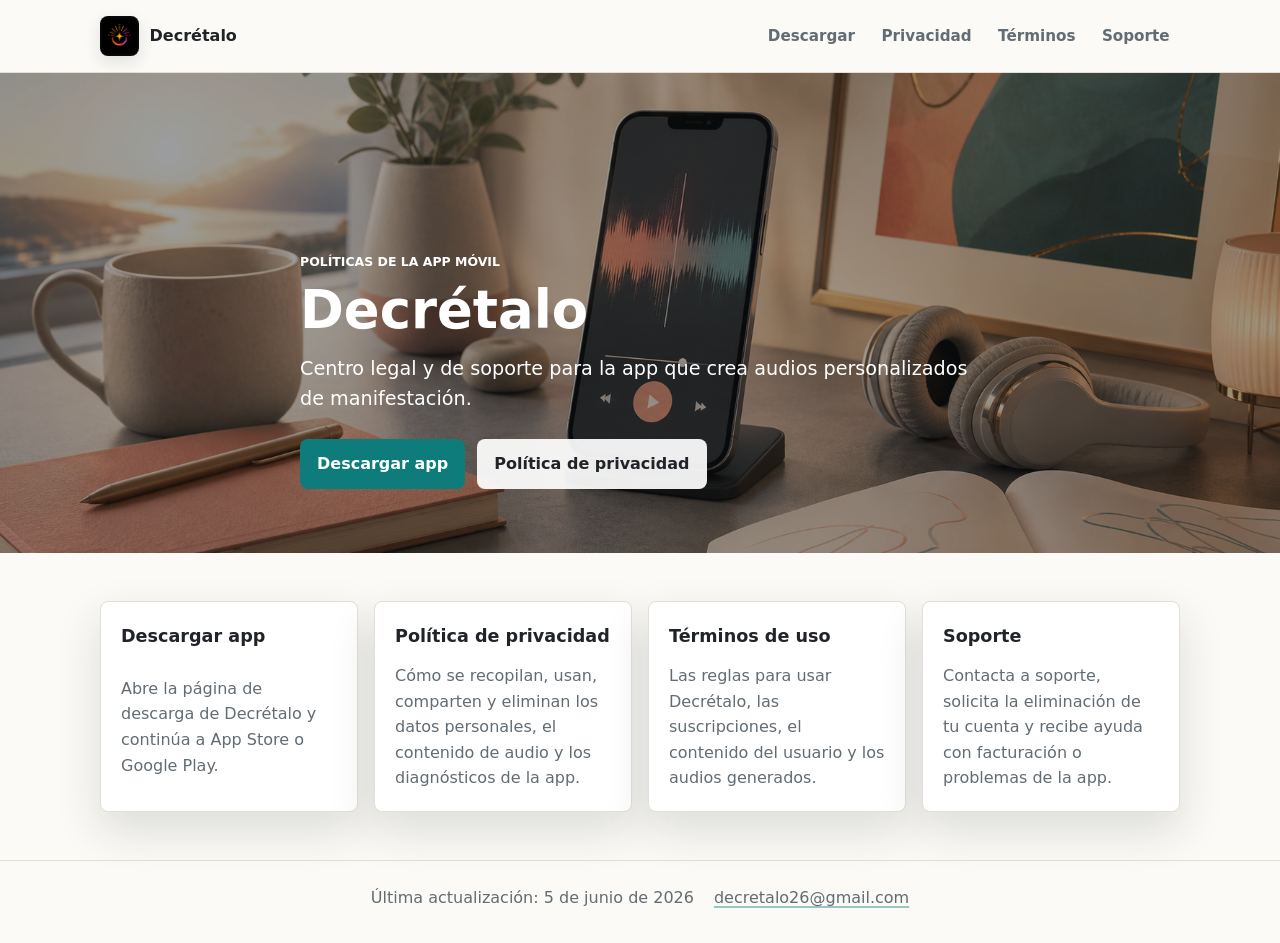
<file: index.html>
<!doctype html>
<html lang="es">
  <head>
    <meta charset="utf-8">
    <meta name="viewport" content="width=device-width, initial-scale=1">
    <title>Decrétalo | Audios de manifestación personalizados</title>
    <meta name="description" content="Descarga Decrétalo o consulta la política de privacidad, términos de uso y soporte de la app móvil.">
    <link rel="icon" href="assets/decretalo-logo.png">
    <link rel="stylesheet" href="assets/styles.css?v=android-button">
  </head>
  <body>
    <a class="skip-link" href="#main">Saltar al contenido</a>
    <header class="site-header">
      <nav class="nav" aria-label="Navegación principal">
        <a class="brand" href="./" aria-label="Inicio de Decrétalo">
          <img class="brand-logo" src="assets/decretalo-logo.png" width="40" height="40" alt="" aria-hidden="true">
          <span>Decrétalo</span>
        </a>
        <div class="nav-links">
          <a href="descargar/">Descargar</a>
          <a href="privacy/">Privacidad</a>
          <a href="terms/">Términos</a>
          <a href="support/">Soporte</a>
        </div>
      </nav>
    </header>

    <main id="main">
      <section class="hero">
        <div class="hero-media" aria-hidden="true">
          <img src="assets/decretalo-hero.png" alt="">
        </div>
        <div class="hero-content">
          <p class="eyebrow">Políticas de la app móvil</p>
          <h1>Decrétalo</h1>
          <p class="lead">Centro legal y de soporte para la app que crea audios personalizados de manifestación.</p>
          <div class="hero-actions" aria-label="Enlaces de políticas">
            <a class="button primary" href="descargar/">Descargar app</a>
            <a class="button secondary" href="privacy/">Política de privacidad</a>
          </div>
        </div>
      </section>

      <section class="link-grid" aria-label="Recursos de la app">
        <a class="resource-card" href="descargar/">
          <span class="resource-label">Descargar app</span>
          <span class="resource-copy">Abre la página de descarga de Decrétalo y continúa a App Store o Google Play.</span>
        </a>
        <a class="resource-card" href="privacy/">
          <span class="resource-label">Política de privacidad</span>
          <span class="resource-copy">Cómo se recopilan, usan, comparten y eliminan los datos personales, el contenido de audio y los diagnósticos de la app.</span>
        </a>
        <a class="resource-card" href="terms/">
          <span class="resource-label">Términos de uso</span>
          <span class="resource-copy">Las reglas para usar Decrétalo, las suscripciones, el contenido del usuario y los audios generados.</span>
        </a>
        <a class="resource-card" href="support/">
          <span class="resource-label">Soporte</span>
          <span class="resource-copy">Contacta a soporte, solicita la eliminación de tu cuenta y recibe ayuda con facturación o problemas de la app.</span>
        </a>
      </section>
    </main>

    <footer class="site-footer">
      <p>Última actualización: 5 de junio de 2026</p>
      <p><a href="mailto:decretalo26@gmail.com">decretalo26@gmail.com</a></p>
    </footer>
  </body>
</html>
</file>
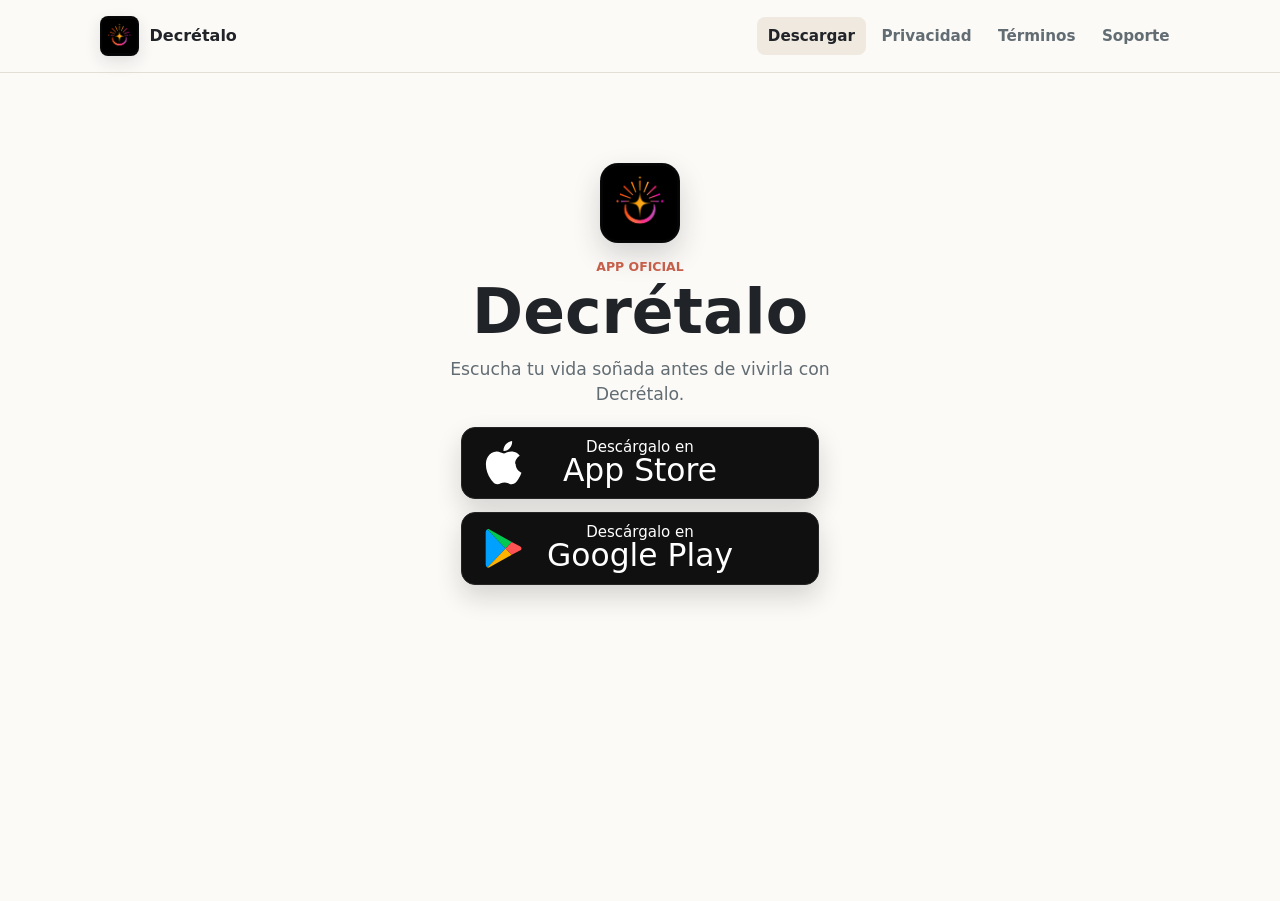
<file: descargar/index.html>
<!doctype html>
<html lang="es">
  <head>
    <meta charset="utf-8">
    <meta name="viewport" content="width=device-width, initial-scale=1">
    <title>Descargar app | Decrétalo</title>
    <meta name="description" content="Descarga Decrétalo desde App Store o Google Play.">
    <link rel="canonical" href="https://decretalo.app/descargar/">
    <link rel="alternate" hreflang="en" href="https://decretalo.app/download/">
    <link rel="alternate" hreflang="es" href="https://decretalo.app/descargar/">
    <link rel="icon" href="../assets/decretalo-logo.png">
    <link rel="stylesheet" href="../assets/styles.css?v=download-no-language">
  </head>
  <body>
    <a class="skip-link" href="#main">Saltar al contenido</a>
    <header class="site-header">
      <nav class="nav" aria-label="Navegación principal">
        <a class="brand" href="../" aria-label="Inicio de Decrétalo">
          <img class="brand-logo" src="../assets/decretalo-logo.png" width="40" height="40" alt="" aria-hidden="true">
          <span>Decrétalo</span>
        </a>
        <div class="nav-links">
          <a aria-current="page" href="./">Descargar</a>
          <a href="../privacy/">Privacidad</a>
          <a href="../terms/">Términos</a>
          <a href="../support/">Soporte</a>
        </div>
      </nav>
    </header>

    <aside class="tiktok-browser-hint" hidden data-tiktok-browser-hint aria-live="polite">
      <svg class="tiktok-hint-arrow" viewBox="0 0 92 78" aria-hidden="true" focusable="false">
        <path d="M9 68C26 39 49 18 82 10"></path>
        <path d="M67 7 83 9 80 25"></path>
      </svg>
      <ol>
        <li>Toca los 3 puntos</li>
        <li>Selecciona <strong>Abrir en el navegador</strong></li>
      </ol>
    </aside>

    <main id="main" class="download-shell minimal-download-shell">
      <section class="download-panel download-card" aria-label="Descarga de Decrétalo">
        <div class="download-card-brand">
          <img class="download-card-logo" src="../assets/decretalo-logo.png" width="88" height="88" alt="" aria-hidden="true">
          <p class="download-card-kicker">App oficial</p>
          <h1>Decrétalo</h1>
          <p class="download-card-subtitle">Escucha tu vida soñada antes de vivirla con Decrétalo.</p>
        </div>

        <div class="store-buttons" aria-label="Tiendas de apps">
          <a class="download-button" href="https://apps.apple.com/mx/app/decr%C3%A9talo/id6776760425">
            <span class="download-button-icon" aria-hidden="true">
              <svg viewBox="0 0 56 68" focusable="false">
                <path d="M45.5 36.1c-.1-8.1 6.7-12 7-12.2-3.8-5.6-9.7-6.4-11.8-6.5-5-.5-9.8 3-12.4 3-2.6 0-6.6-2.9-10.8-2.8-5.6.1-10.7 3.2-13.6 8.2-5.8 10.1-1.5 25 4.2 33.2 2.8 4 6.1 8.5 10.5 8.3 4.2-.2 5.8-2.7 10.9-2.7 5 0 6.5 2.7 10.9 2.6 4.5-.1 7.4-4.1 10.1-8.1 3.2-4.7 4.5-9.2 4.6-9.4-.1-.1-8.8-3.4-8.9-13.6ZM37.5 12.1c2.3-2.8 3.8-6.6 3.4-10.5-3.3.1-7.2 2.2-9.5 4.9-2.1 2.4-4 6.4-3.5 10.2 3.7.3 7.3-1.8 9.6-4.6Z"></path>
              </svg>
            </span>
            <span class="download-button-copy">
              <span>Descárgalo en</span>
              <strong>App Store</strong>
            </span>
          </a>

          <a class="download-button google-play-button" href="https://play.google.com/store/apps/details?id=com.decretalo.app">
            <span class="download-button-icon google-play-icon" aria-hidden="true">
              <svg viewBox="0 0 64 72" focusable="false">
                <path class="play-blue" d="M5.5 4.8c-1.7 1-2.7 2.9-2.7 5.4v51.6c0 2.5 1 4.4 2.8 5.4L35.3 36 5.5 4.8Z"></path>
                <path class="play-green" d="M45.3 25.6 35.3 36 5.5 4.8c.9-.5 2.1-.5 3.4.2l36.4 20.6Z"></path>
                <path class="play-yellow" d="M35.3 36 5.6 67.2c.9.5 2.1.4 3.4-.3l36.3-20.5L35.3 36Z"></path>
                <path class="play-red" d="M58.7 32.4c3.4 1.9 3.4 5.3 0 7.2l-13.4 6.8L35.3 36l10-10.4 13.4 6.8Z"></path>
              </svg>
            </span>
            <span class="download-button-copy">
              <span>Descárgalo en</span>
              <strong>Google Play</strong>
            </span>
          </a>
        </div>
      </section>
    </main>

    <script>
      (() => {
        const browserHint = document.querySelector("[data-tiktok-browser-hint]");
        if (!browserHint) {
          return;
        }

        const userAgent = navigator.userAgent || "";
        const isIOS =
          /iPad|iPhone|iPod/.test(userAgent) ||
          (navigator.platform === "MacIntel" && navigator.maxTouchPoints > 1);
        const isTikTokWebView =
          /TikTok|BytedanceWebview|ByteLocale|Musical_ly|musically|Aweme/i.test(userAgent);
        const forceTikTokInstructions = new URLSearchParams(window.location.search).has("tiktok");
        const shouldShowTikTokInstructions = forceTikTokInstructions || (isIOS && isTikTokWebView);

        if (shouldShowTikTokInstructions) {
          document.body.classList.add("tiktok-webview-mode");
          browserHint.hidden = false;
        }
      })();
    </script>
  </body>
</html>
</file>
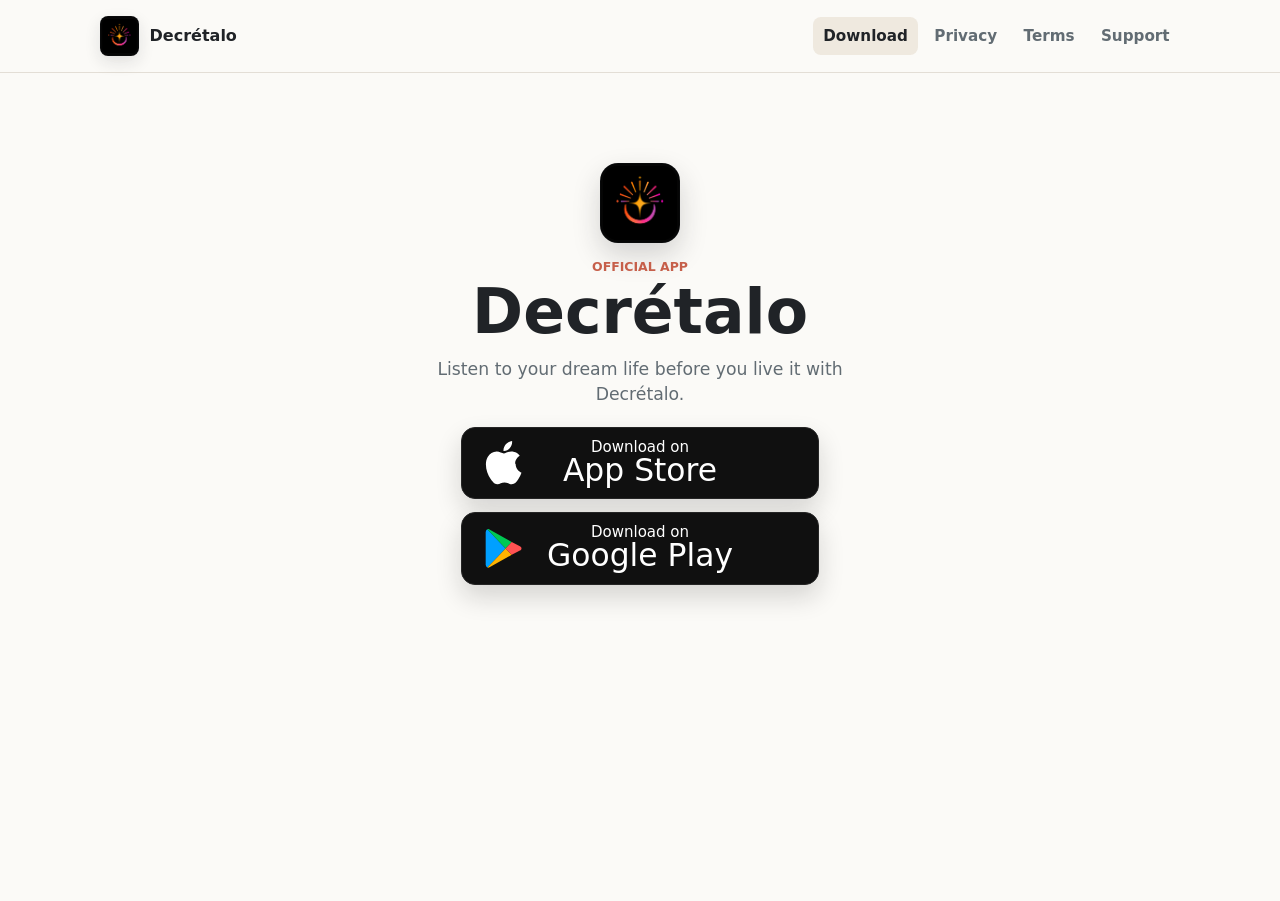
<file: download/index.html>
<!doctype html>
<html lang="en">
  <head>
    <meta charset="utf-8">
    <meta name="viewport" content="width=device-width, initial-scale=1">
    <title>Download App | Decrétalo</title>
    <meta name="description" content="Download Decrétalo from the App Store or Google Play.">
    <link rel="alternate" hreflang="en" href="https://decretalo.app/download/">
    <link rel="alternate" hreflang="es" href="https://decretalo.app/descargar/">
    <link rel="icon" href="../assets/decretalo-logo.png">
    <link rel="stylesheet" href="../assets/styles.css?v=download-no-language">
  </head>
  <body>
    <a class="skip-link" href="#main">Skip to content</a>
    <header class="site-header">
      <nav class="nav" aria-label="Main navigation">
        <a class="brand" href="../" aria-label="Decrétalo home">
          <img class="brand-logo" src="../assets/decretalo-logo.png" width="40" height="40" alt="" aria-hidden="true">
          <span>Decrétalo</span>
        </a>
        <div class="nav-links">
          <a aria-current="page" href="./">Download</a>
          <a href="../en/privacy/">Privacy</a>
          <a href="../en/terms/">Terms</a>
          <a href="../en/support/">Support</a>
        </div>
      </nav>
    </header>

    <aside class="tiktok-browser-hint" hidden data-tiktok-browser-hint aria-live="polite">
      <svg class="tiktok-hint-arrow" viewBox="0 0 92 78" aria-hidden="true" focusable="false">
        <path d="M9 68C26 39 49 18 82 10"></path>
        <path d="M67 7 83 9 80 25"></path>
      </svg>
      <ol>
        <li>Tap the 3 dots</li>
        <li>Select <strong>Open in browser</strong></li>
      </ol>
    </aside>

    <main id="main" class="download-shell minimal-download-shell">
      <section class="download-panel download-card" aria-label="Decrétalo download">
        <div class="download-card-brand">
          <img class="download-card-logo" src="../assets/decretalo-logo.png" width="88" height="88" alt="" aria-hidden="true">
          <p class="download-card-kicker">Official app</p>
          <h1>Decrétalo</h1>
          <p class="download-card-subtitle">Listen to your dream life before you live it with Decrétalo.</p>
        </div>

        <div class="store-buttons" aria-label="App stores">
          <a class="download-button" href="https://apps.apple.com/us/app/decr%C3%A9talo-audio-manifestaci%C3%B3n/id6776760425">
            <span class="download-button-icon" aria-hidden="true">
              <svg viewBox="0 0 56 68" focusable="false">
                <path d="M45.5 36.1c-.1-8.1 6.7-12 7-12.2-3.8-5.6-9.7-6.4-11.8-6.5-5-.5-9.8 3-12.4 3-2.6 0-6.6-2.9-10.8-2.8-5.6.1-10.7 3.2-13.6 8.2-5.8 10.1-1.5 25 4.2 33.2 2.8 4 6.1 8.5 10.5 8.3 4.2-.2 5.8-2.7 10.9-2.7 5 0 6.5 2.7 10.9 2.6 4.5-.1 7.4-4.1 10.1-8.1 3.2-4.7 4.5-9.2 4.6-9.4-.1-.1-8.8-3.4-8.9-13.6ZM37.5 12.1c2.3-2.8 3.8-6.6 3.4-10.5-3.3.1-7.2 2.2-9.5 4.9-2.1 2.4-4 6.4-3.5 10.2 3.7.3 7.3-1.8 9.6-4.6Z"></path>
              </svg>
            </span>
            <span class="download-button-copy">
              <span>Download on</span>
              <strong>App Store</strong>
            </span>
          </a>

          <a class="download-button google-play-button" href="https://play.google.com/store/apps/details?id=com.decretalo.app">
            <span class="download-button-icon google-play-icon" aria-hidden="true">
              <svg viewBox="0 0 64 72" focusable="false">
                <path class="play-blue" d="M5.5 4.8c-1.7 1-2.7 2.9-2.7 5.4v51.6c0 2.5 1 4.4 2.8 5.4L35.3 36 5.5 4.8Z"></path>
                <path class="play-green" d="M45.3 25.6 35.3 36 5.5 4.8c.9-.5 2.1-.5 3.4.2l36.4 20.6Z"></path>
                <path class="play-yellow" d="M35.3 36 5.6 67.2c.9.5 2.1.4 3.4-.3l36.3-20.5L35.3 36Z"></path>
                <path class="play-red" d="M58.7 32.4c3.4 1.9 3.4 5.3 0 7.2l-13.4 6.8L35.3 36l10-10.4 13.4 6.8Z"></path>
              </svg>
            </span>
            <span class="download-button-copy">
              <span>Download on</span>
              <strong>Google Play</strong>
            </span>
          </a>
        </div>
      </section>
    </main>

    <script>
      (() => {
        const browserHint = document.querySelector("[data-tiktok-browser-hint]");
        if (!browserHint) {
          return;
        }

        const userAgent = navigator.userAgent || "";
        const isIOS =
          /iPad|iPhone|iPod/.test(userAgent) ||
          (navigator.platform === "MacIntel" && navigator.maxTouchPoints > 1);
        const isTikTokWebView =
          /TikTok|BytedanceWebview|ByteLocale|Musical_ly|musically|Aweme/i.test(userAgent);
        const forceTikTokInstructions = new URLSearchParams(window.location.search).has("tiktok");
        const shouldShowTikTokInstructions = forceTikTokInstructions || (isIOS && isTikTokWebView);

        if (shouldShowTikTokInstructions) {
          document.body.classList.add("tiktok-webview-mode");
          browserHint.hidden = false;
        }
      })();
    </script>
  </body>
</html>
</file>
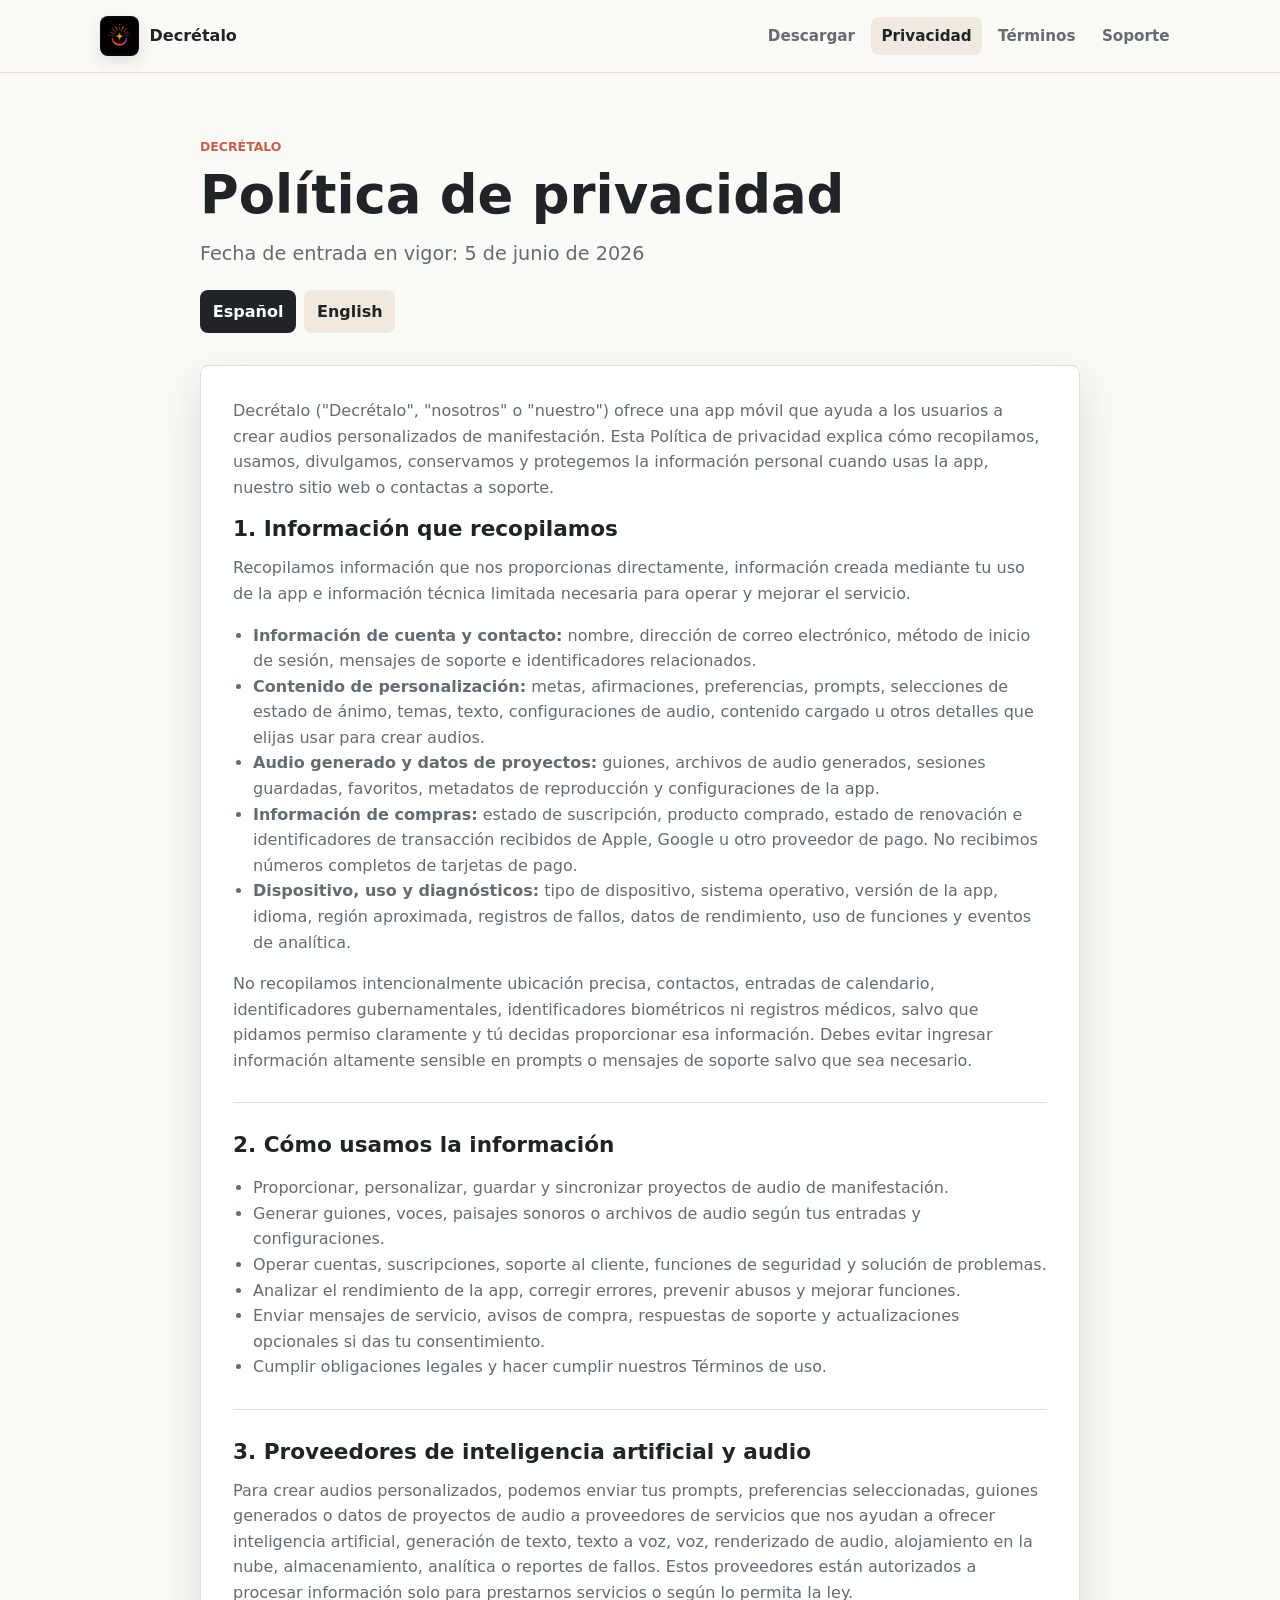
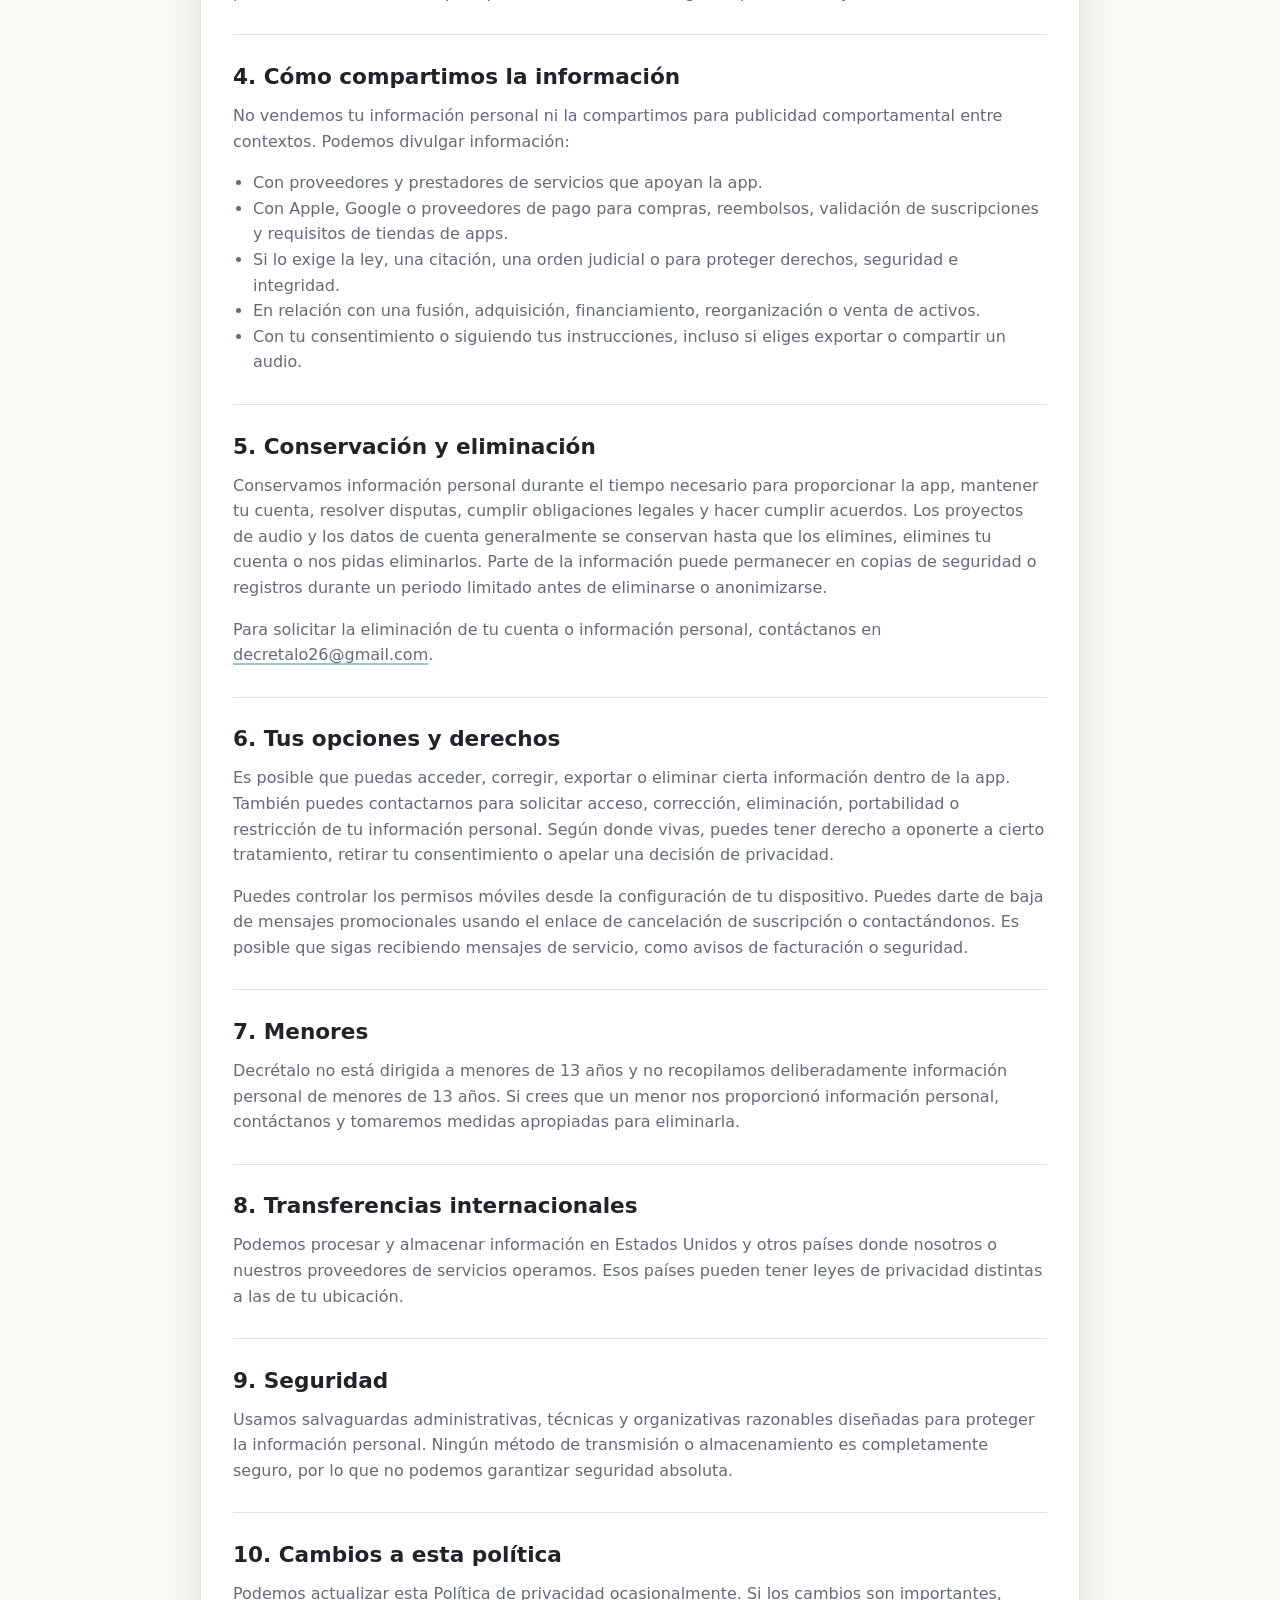
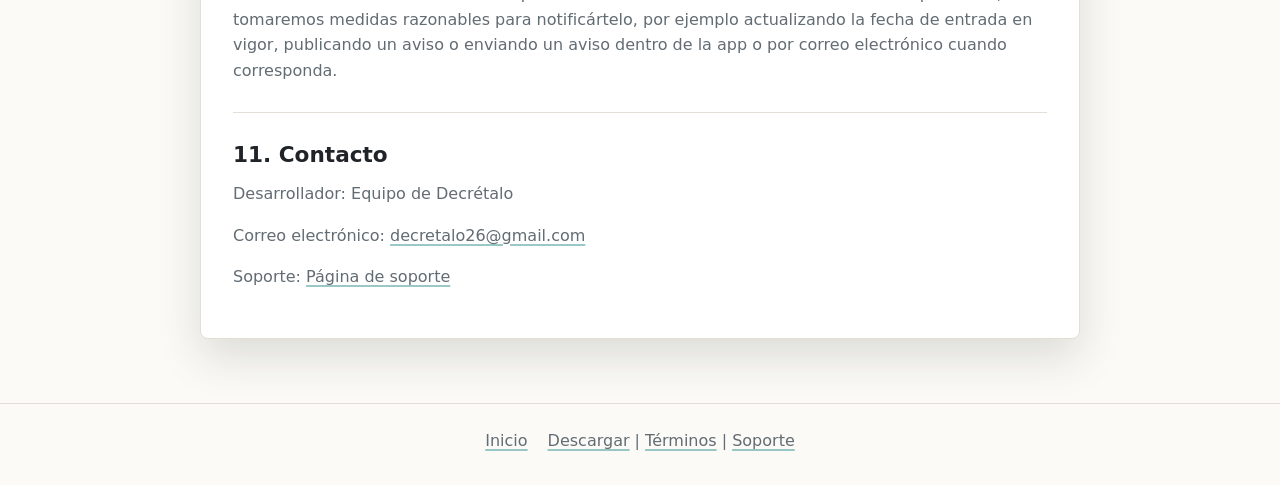
<file: privacy/index.html>
<!doctype html>
<html lang="es">
  <head>
    <meta charset="utf-8">
    <meta name="viewport" content="width=device-width, initial-scale=1">
    <title>Política de privacidad | Decrétalo</title>
    <meta name="description" content="Política de privacidad de Decrétalo, una app móvil para crear audios personalizados de manifestación.">
    <link rel="alternate" hreflang="es" href="https://decretalo.app/privacy/">
    <link rel="alternate" hreflang="en" href="https://decretalo.app/en/privacy/">
    <link rel="icon" href="../assets/decretalo-logo.png">
    <link rel="stylesheet" href="../assets/styles.css?v=english-pages">
  </head>
  <body>
    <a class="skip-link" href="#main">Saltar al contenido</a>
    <header class="site-header">
      <nav class="nav" aria-label="Navegación principal">
        <a class="brand" href="../" aria-label="Inicio de Decrétalo">
          <img class="brand-logo" src="../assets/decretalo-logo.png" width="40" height="40" alt="" aria-hidden="true">
          <span>Decrétalo</span>
        </a>
        <div class="nav-links">
          <a href="../descargar/">Descargar</a>
          <a aria-current="page" href="./">Privacidad</a>
          <a href="../terms/">Términos</a>
          <a href="../support/">Soporte</a>
        </div>
      </nav>
    </header>

    <main id="main" class="document-shell">
      <section class="document-hero">
        <p class="eyebrow">Decrétalo</p>
        <h1>Política de privacidad</h1>
        <p class="lead">Fecha de entrada en vigor: 5 de junio de 2026</p>
        <div class="language-switch" aria-label="Idioma">
          <a aria-current="true" href="./">Español</a>
          <a href="../en/privacy/">English</a>
        </div>
      </section>

      <article class="legal-document">
        <p>Decrétalo ("Decrétalo", "nosotros" o "nuestro") ofrece una app móvil que ayuda a los usuarios a crear audios personalizados de manifestación. Esta Política de privacidad explica cómo recopilamos, usamos, divulgamos, conservamos y protegemos la información personal cuando usas la app, nuestro sitio web o contactas a soporte.</p>

        <section>
          <h2>1. Información que recopilamos</h2>
          <p>Recopilamos información que nos proporcionas directamente, información creada mediante tu uso de la app e información técnica limitada necesaria para operar y mejorar el servicio.</p>
          <ul>
            <li><strong>Información de cuenta y contacto:</strong> nombre, dirección de correo electrónico, método de inicio de sesión, mensajes de soporte e identificadores relacionados.</li>
            <li><strong>Contenido de personalización:</strong> metas, afirmaciones, preferencias, prompts, selecciones de estado de ánimo, temas, texto, configuraciones de audio, contenido cargado u otros detalles que elijas usar para crear audios.</li>
            <li><strong>Audio generado y datos de proyectos:</strong> guiones, archivos de audio generados, sesiones guardadas, favoritos, metadatos de reproducción y configuraciones de la app.</li>
            <li><strong>Información de compras:</strong> estado de suscripción, producto comprado, estado de renovación e identificadores de transacción recibidos de Apple, Google u otro proveedor de pago. No recibimos números completos de tarjetas de pago.</li>
            <li><strong>Dispositivo, uso y diagnósticos:</strong> tipo de dispositivo, sistema operativo, versión de la app, idioma, región aproximada, registros de fallos, datos de rendimiento, uso de funciones y eventos de analítica.</li>
          </ul>
          <p>No recopilamos intencionalmente ubicación precisa, contactos, entradas de calendario, identificadores gubernamentales, identificadores biométricos ni registros médicos, salvo que pidamos permiso claramente y tú decidas proporcionar esa información. Debes evitar ingresar información altamente sensible en prompts o mensajes de soporte salvo que sea necesario.</p>
        </section>

        <section>
          <h2>2. Cómo usamos la información</h2>
          <ul>
            <li>Proporcionar, personalizar, guardar y sincronizar proyectos de audio de manifestación.</li>
            <li>Generar guiones, voces, paisajes sonoros o archivos de audio según tus entradas y configuraciones.</li>
            <li>Operar cuentas, suscripciones, soporte al cliente, funciones de seguridad y solución de problemas.</li>
            <li>Analizar el rendimiento de la app, corregir errores, prevenir abusos y mejorar funciones.</li>
            <li>Enviar mensajes de servicio, avisos de compra, respuestas de soporte y actualizaciones opcionales si das tu consentimiento.</li>
            <li>Cumplir obligaciones legales y hacer cumplir nuestros Términos de uso.</li>
          </ul>
        </section>

        <section>
          <h2>3. Proveedores de inteligencia artificial y audio</h2>
          <p>Para crear audios personalizados, podemos enviar tus prompts, preferencias seleccionadas, guiones generados o datos de proyectos de audio a proveedores de servicios que nos ayudan a ofrecer inteligencia artificial, generación de texto, texto a voz, voz, renderizado de audio, alojamiento en la nube, almacenamiento, analítica o reportes de fallos. Estos proveedores están autorizados a procesar información solo para prestarnos servicios o según lo permita la ley.</p>
        </section>

        <section>
          <h2>4. Cómo compartimos la información</h2>
          <p>No vendemos tu información personal ni la compartimos para publicidad comportamental entre contextos. Podemos divulgar información:</p>
          <ul>
            <li>Con proveedores y prestadores de servicios que apoyan la app.</li>
            <li>Con Apple, Google o proveedores de pago para compras, reembolsos, validación de suscripciones y requisitos de tiendas de apps.</li>
            <li>Si lo exige la ley, una citación, una orden judicial o para proteger derechos, seguridad e integridad.</li>
            <li>En relación con una fusión, adquisición, financiamiento, reorganización o venta de activos.</li>
            <li>Con tu consentimiento o siguiendo tus instrucciones, incluso si eliges exportar o compartir un audio.</li>
          </ul>
        </section>

        <section>
          <h2>5. Conservación y eliminación</h2>
          <p>Conservamos información personal durante el tiempo necesario para proporcionar la app, mantener tu cuenta, resolver disputas, cumplir obligaciones legales y hacer cumplir acuerdos. Los proyectos de audio y los datos de cuenta generalmente se conservan hasta que los elimines, elimines tu cuenta o nos pidas eliminarlos. Parte de la información puede permanecer en copias de seguridad o registros durante un periodo limitado antes de eliminarse o anonimizarse.</p>
          <p>Para solicitar la eliminación de tu cuenta o información personal, contáctanos en <a href="mailto:decretalo26@gmail.com">decretalo26@gmail.com</a>.</p>
        </section>

        <section>
          <h2>6. Tus opciones y derechos</h2>
          <p>Es posible que puedas acceder, corregir, exportar o eliminar cierta información dentro de la app. También puedes contactarnos para solicitar acceso, corrección, eliminación, portabilidad o restricción de tu información personal. Según donde vivas, puedes tener derecho a oponerte a cierto tratamiento, retirar tu consentimiento o apelar una decisión de privacidad.</p>
          <p>Puedes controlar los permisos móviles desde la configuración de tu dispositivo. Puedes darte de baja de mensajes promocionales usando el enlace de cancelación de suscripción o contactándonos. Es posible que sigas recibiendo mensajes de servicio, como avisos de facturación o seguridad.</p>
        </section>

        <section>
          <h2>7. Menores</h2>
          <p>Decrétalo no está dirigida a menores de 13 años y no recopilamos deliberadamente información personal de menores de 13 años. Si crees que un menor nos proporcionó información personal, contáctanos y tomaremos medidas apropiadas para eliminarla.</p>
        </section>

        <section>
          <h2>8. Transferencias internacionales</h2>
          <p>Podemos procesar y almacenar información en Estados Unidos y otros países donde nosotros o nuestros proveedores de servicios operamos. Esos países pueden tener leyes de privacidad distintas a las de tu ubicación.</p>
        </section>

        <section>
          <h2>9. Seguridad</h2>
          <p>Usamos salvaguardas administrativas, técnicas y organizativas razonables diseñadas para proteger la información personal. Ningún método de transmisión o almacenamiento es completamente seguro, por lo que no podemos garantizar seguridad absoluta.</p>
        </section>

        <section>
          <h2>10. Cambios a esta política</h2>
          <p>Podemos actualizar esta Política de privacidad ocasionalmente. Si los cambios son importantes, tomaremos medidas razonables para notificártelo, por ejemplo actualizando la fecha de entrada en vigor, publicando un aviso o enviando un aviso dentro de la app o por correo electrónico cuando corresponda.</p>
        </section>

        <section>
          <h2>11. Contacto</h2>
          <p>Desarrollador: Equipo de Decrétalo</p>
          <p>Correo electrónico: <a href="mailto:decretalo26@gmail.com">decretalo26@gmail.com</a></p>
          <p>Soporte: <a href="../support/">Página de soporte</a></p>
        </section>
      </article>
    </main>

    <footer class="site-footer">
      <p><a href="../">Inicio</a></p>
      <p><a href="../descargar/">Descargar</a> | <a href="../terms/">Términos</a> | <a href="../support/">Soporte</a></p>
    </footer>
  </body>
</html>
</file>
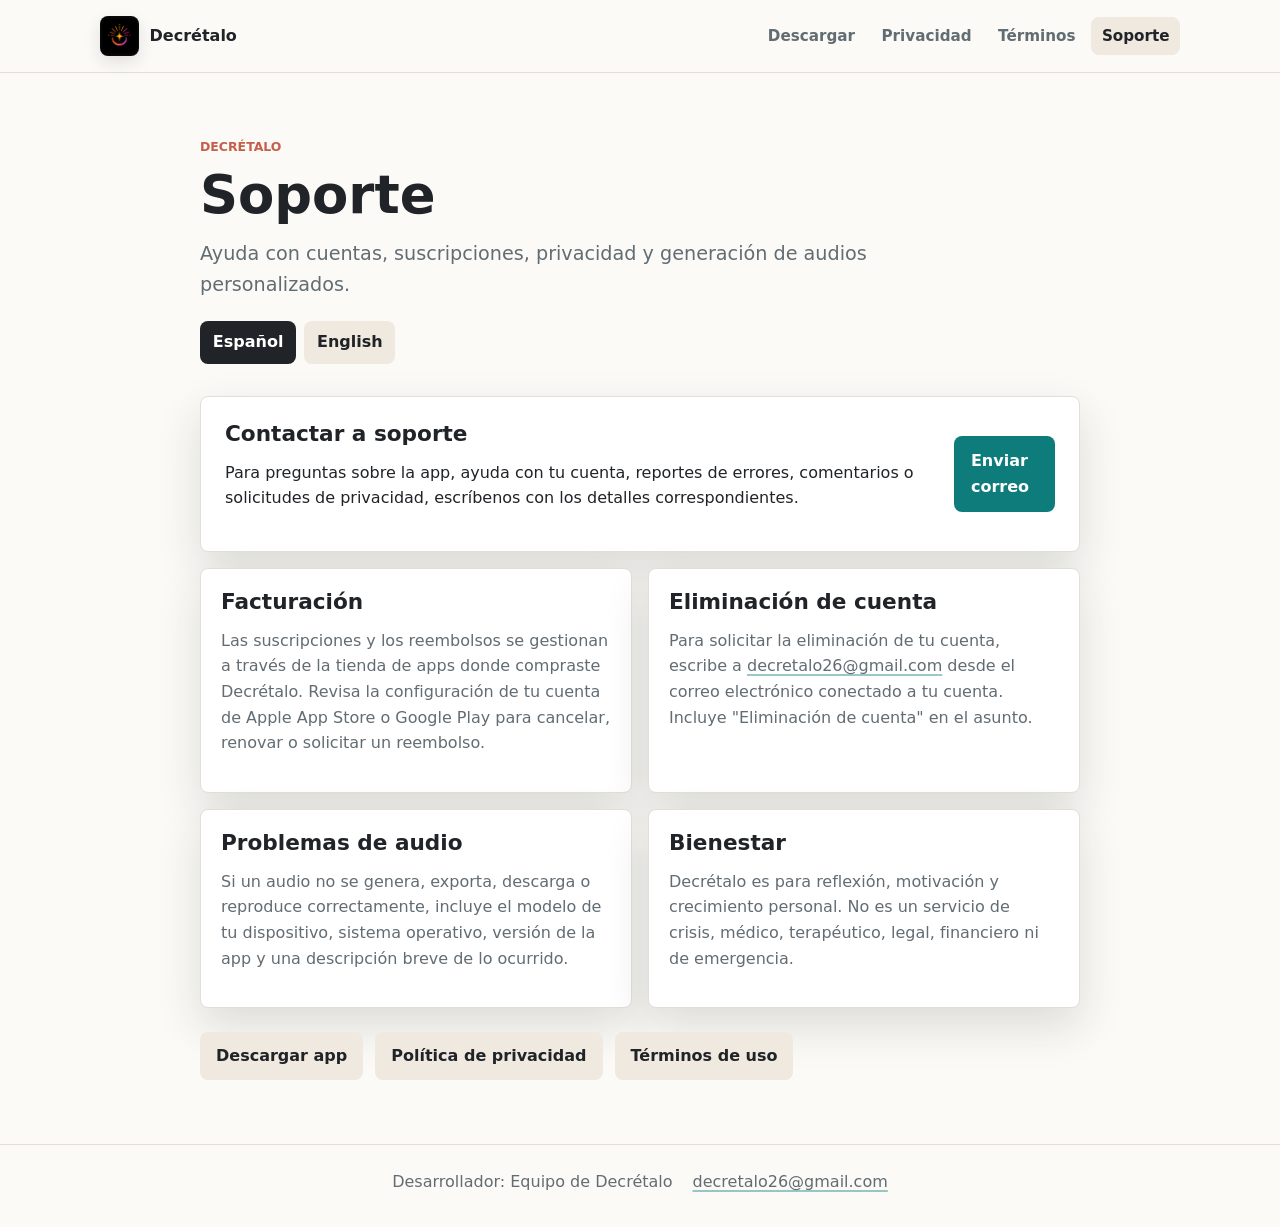
<file: support/index.html>
<!doctype html>
<html lang="es">
  <head>
    <meta charset="utf-8">
    <meta name="viewport" content="width=device-width, initial-scale=1">
    <title>Soporte | Decrétalo</title>
    <meta name="description" content="Página de soporte de Decrétalo, con ayuda para cuentas, suscripciones, privacidad y problemas de la app.">
    <link rel="alternate" hreflang="es" href="https://decretalo.app/support/">
    <link rel="alternate" hreflang="en" href="https://decretalo.app/en/support/">
    <link rel="icon" href="../assets/decretalo-logo.png">
    <link rel="stylesheet" href="../assets/styles.css?v=english-pages">
  </head>
  <body>
    <a class="skip-link" href="#main">Saltar al contenido</a>
    <header class="site-header">
      <nav class="nav" aria-label="Navegación principal">
        <a class="brand" href="../" aria-label="Inicio de Decrétalo">
          <img class="brand-logo" src="../assets/decretalo-logo.png" width="40" height="40" alt="" aria-hidden="true">
          <span>Decrétalo</span>
        </a>
        <div class="nav-links">
          <a href="../descargar/">Descargar</a>
          <a href="../privacy/">Privacidad</a>
          <a href="../terms/">Términos</a>
          <a aria-current="page" href="./">Soporte</a>
        </div>
      </nav>
    </header>

    <main id="main" class="support-shell">
      <section class="document-hero">
        <p class="eyebrow">Decrétalo</p>
        <h1>Soporte</h1>
        <p class="lead">Ayuda con cuentas, suscripciones, privacidad y generación de audios personalizados.</p>
        <div class="language-switch" aria-label="Idioma">
          <a aria-current="true" href="./">Español</a>
          <a href="../en/support/">English</a>
        </div>
      </section>

      <section class="support-panel">
        <div>
          <h2>Contactar a soporte</h2>
          <p>Para preguntas sobre la app, ayuda con tu cuenta, reportes de errores, comentarios o solicitudes de privacidad, escríbenos con los detalles correspondientes.</p>
        </div>
        <a class="button primary" href="mailto:decretalo26@gmail.com?subject=Soporte%20de%20Decr%C3%A9talo">Enviar correo</a>
      </section>

      <section class="support-grid" aria-label="Temas de soporte">
        <article class="support-card">
          <h2>Facturación</h2>
          <p>Las suscripciones y los reembolsos se gestionan a través de la tienda de apps donde compraste Decrétalo. Revisa la configuración de tu cuenta de Apple App Store o Google Play para cancelar, renovar o solicitar un reembolso.</p>
        </article>
        <article class="support-card">
          <h2>Eliminación de cuenta</h2>
          <p>Para solicitar la eliminación de tu cuenta, escribe a <a href="mailto:decretalo26@gmail.com">decretalo26@gmail.com</a> desde el correo electrónico conectado a tu cuenta. Incluye "Eliminación de cuenta" en el asunto.</p>
        </article>
        <article class="support-card">
          <h2>Problemas de audio</h2>
          <p>Si un audio no se genera, exporta, descarga o reproduce correctamente, incluye el modelo de tu dispositivo, sistema operativo, versión de la app y una descripción breve de lo ocurrido.</p>
        </article>
        <article class="support-card">
          <h2>Bienestar</h2>
          <p>Decrétalo es para reflexión, motivación y crecimiento personal. No es un servicio de crisis, médico, terapéutico, legal, financiero ni de emergencia.</p>
        </article>
      </section>

      <section class="compact-links" aria-label="Enlaces legales">
        <a href="../descargar/">Descargar app</a>
        <a href="../privacy/">Política de privacidad</a>
        <a href="../terms/">Términos de uso</a>
      </section>
    </main>

    <footer class="site-footer">
      <p>Desarrollador: Equipo de Decrétalo</p>
      <p><a href="mailto:decretalo26@gmail.com">decretalo26@gmail.com</a></p>
    </footer>
  </body>
</html>
</file>
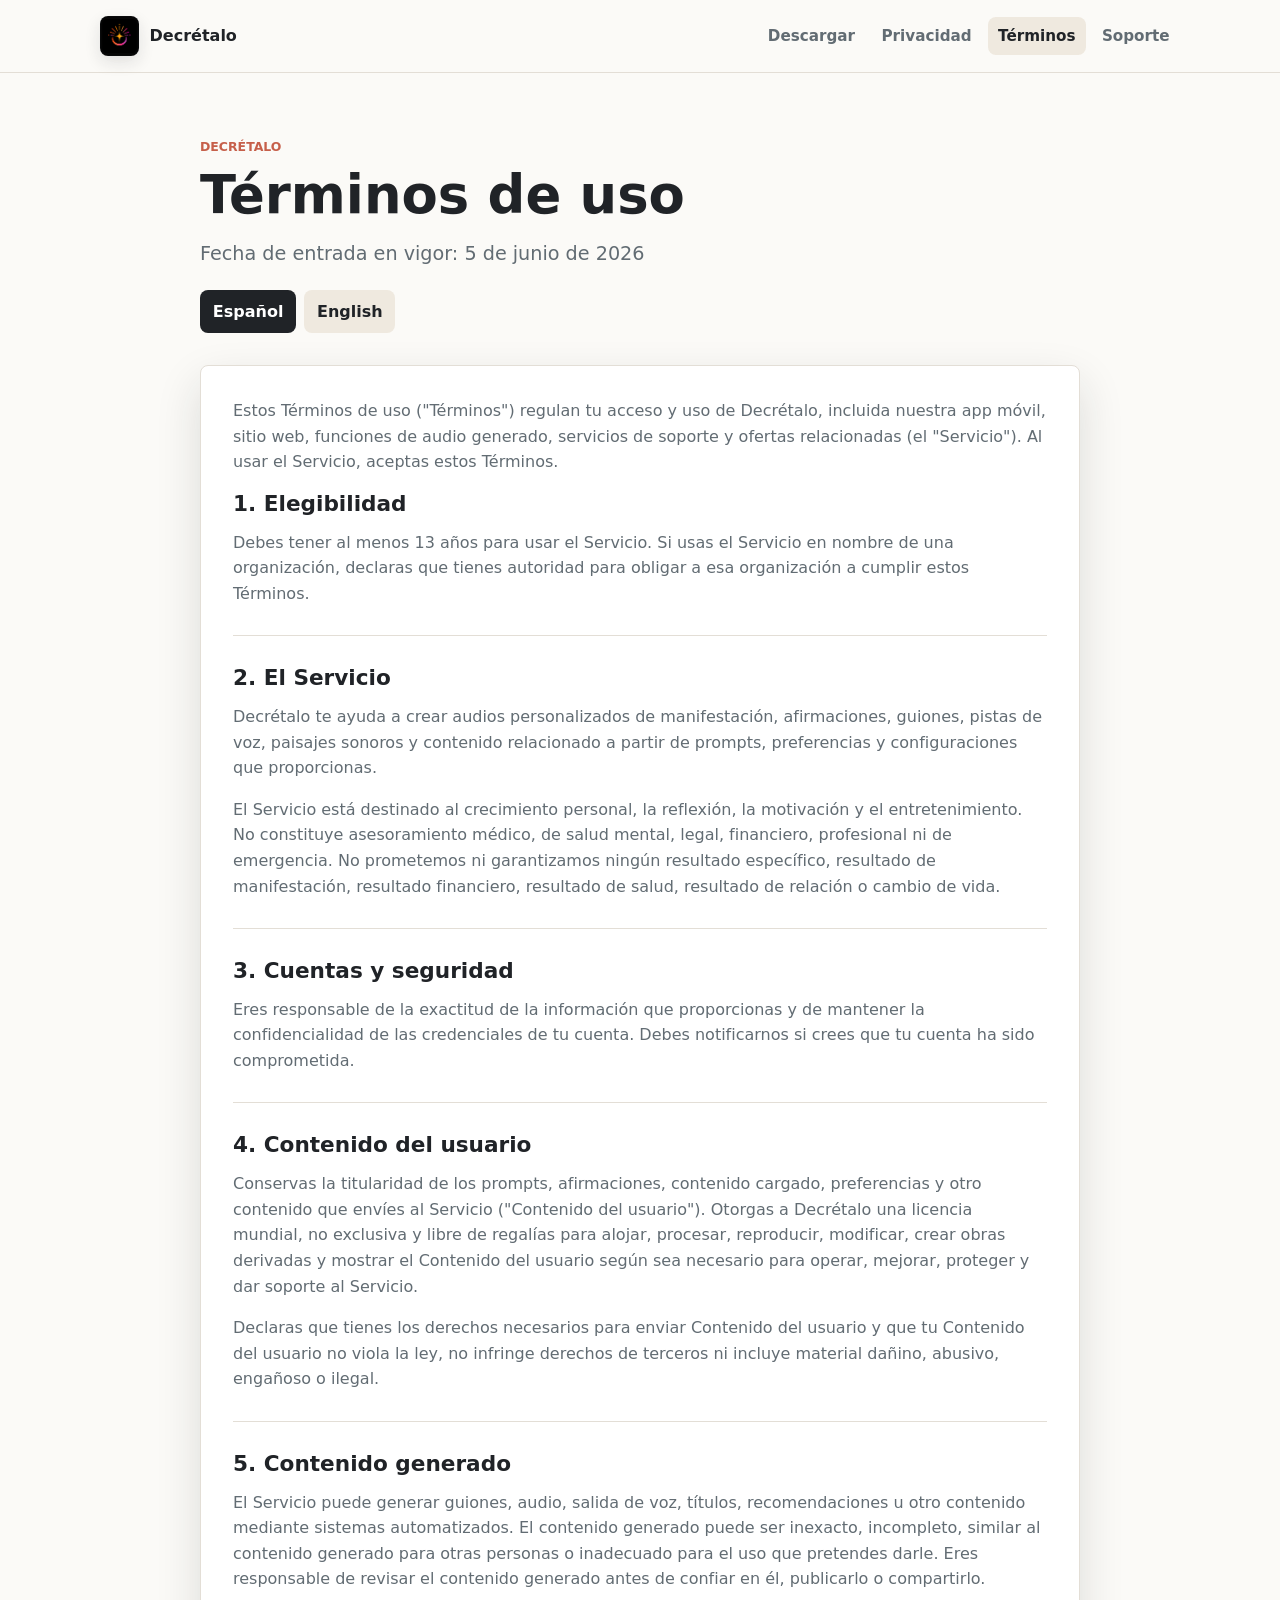
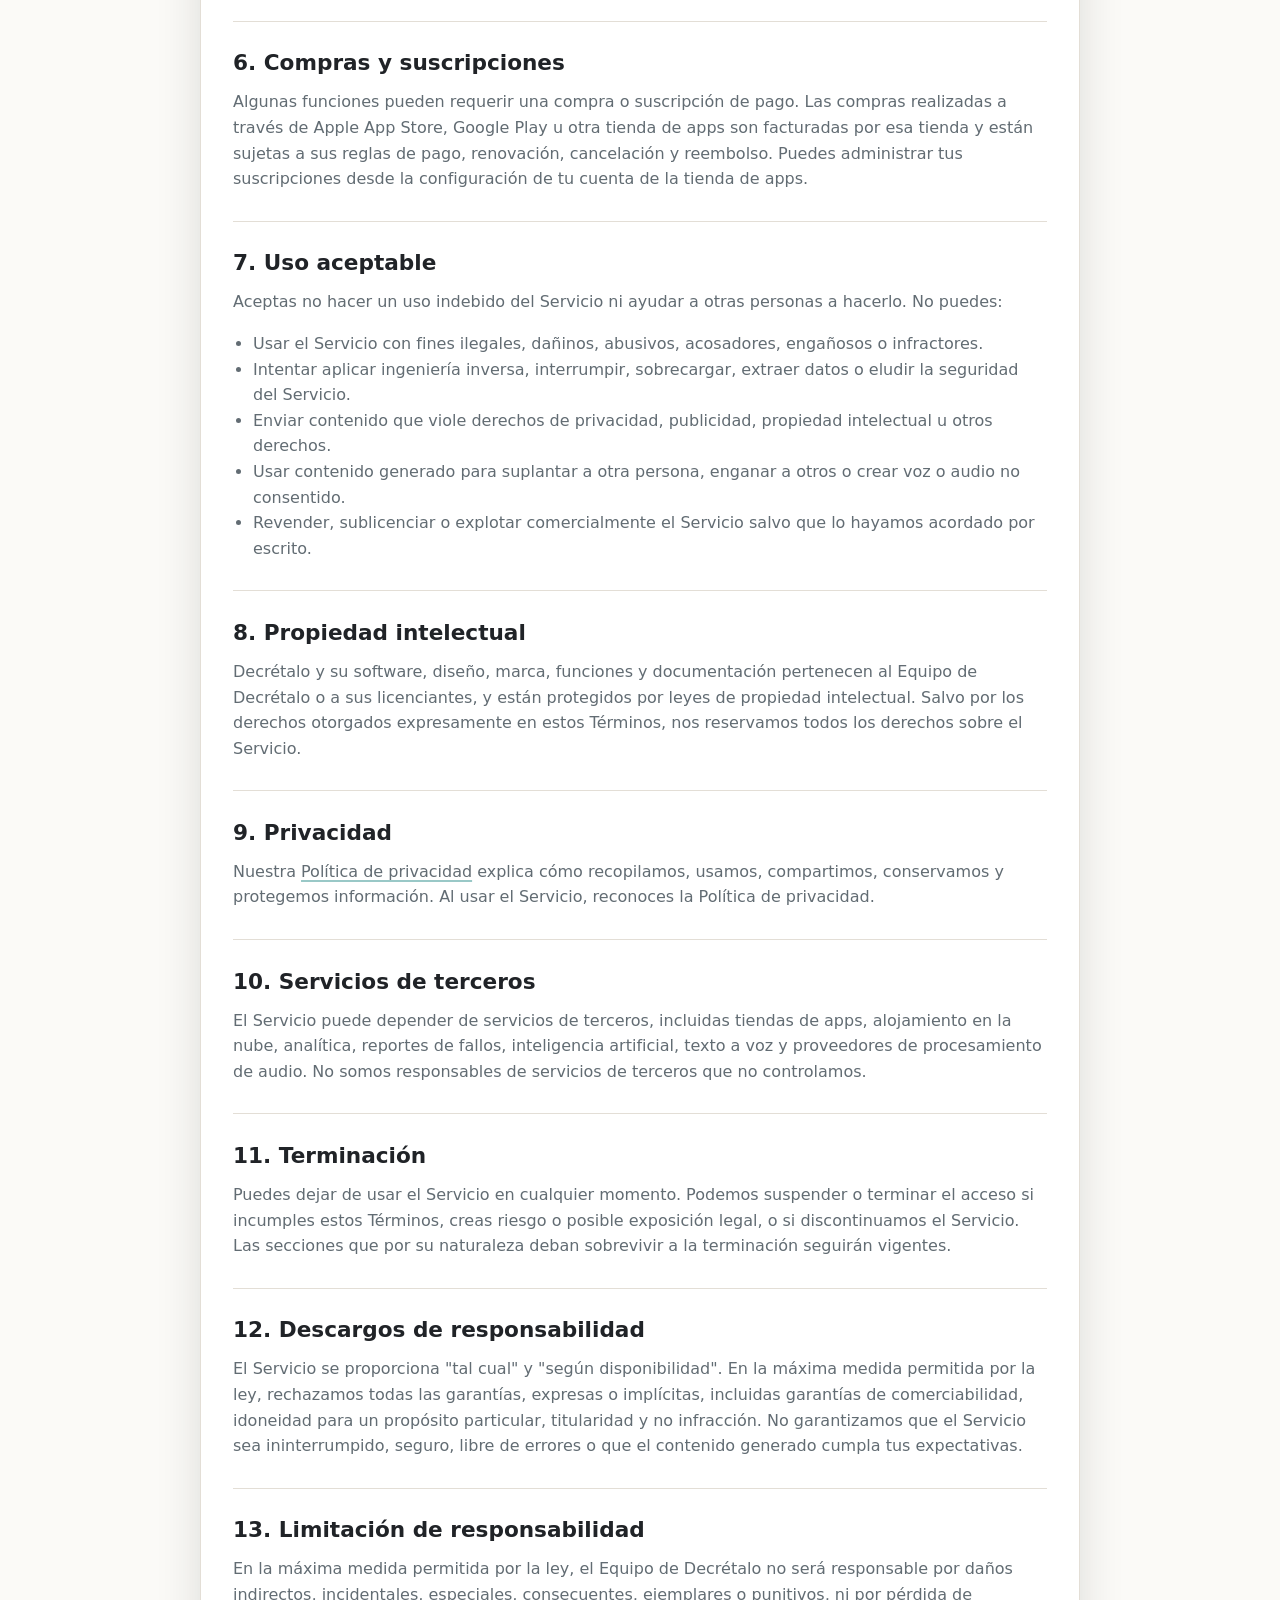
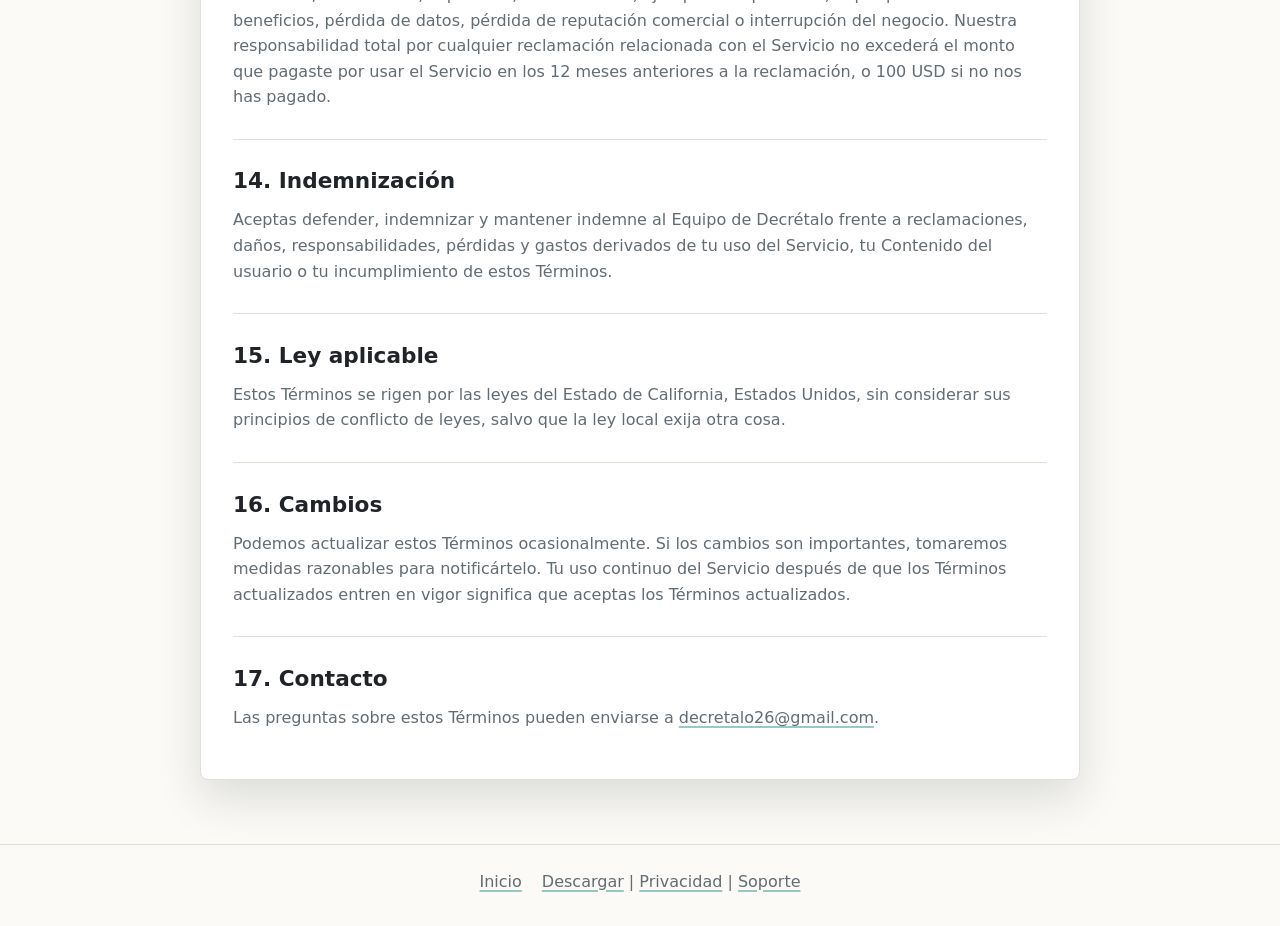
<file: terms/index.html>
<!doctype html>
<html lang="es">
  <head>
    <meta charset="utf-8">
    <meta name="viewport" content="width=device-width, initial-scale=1">
    <title>Términos de uso | Decrétalo</title>
    <meta name="description" content="Términos de uso de Decrétalo, una app móvil para crear audios personalizados de manifestación.">
    <link rel="alternate" hreflang="es" href="https://decretalo.app/terms/">
    <link rel="alternate" hreflang="en" href="https://decretalo.app/en/terms/">
    <link rel="icon" href="../assets/decretalo-logo.png">
    <link rel="stylesheet" href="../assets/styles.css?v=english-pages">
  </head>
  <body>
    <a class="skip-link" href="#main">Saltar al contenido</a>
    <header class="site-header">
      <nav class="nav" aria-label="Navegación principal">
        <a class="brand" href="../" aria-label="Inicio de Decrétalo">
          <img class="brand-logo" src="../assets/decretalo-logo.png" width="40" height="40" alt="" aria-hidden="true">
          <span>Decrétalo</span>
        </a>
        <div class="nav-links">
          <a href="../descargar/">Descargar</a>
          <a href="../privacy/">Privacidad</a>
          <a aria-current="page" href="./">Términos</a>
          <a href="../support/">Soporte</a>
        </div>
      </nav>
    </header>

    <main id="main" class="document-shell">
      <section class="document-hero">
        <p class="eyebrow">Decrétalo</p>
        <h1>Términos de uso</h1>
        <p class="lead">Fecha de entrada en vigor: 5 de junio de 2026</p>
        <div class="language-switch" aria-label="Idioma">
          <a aria-current="true" href="./">Español</a>
          <a href="../en/terms/">English</a>
        </div>
      </section>

      <article class="legal-document">
        <p>Estos Términos de uso ("Términos") regulan tu acceso y uso de Decrétalo, incluida nuestra app móvil, sitio web, funciones de audio generado, servicios de soporte y ofertas relacionadas (el "Servicio"). Al usar el Servicio, aceptas estos Términos.</p>

        <section>
          <h2>1. Elegibilidad</h2>
          <p>Debes tener al menos 13 años para usar el Servicio. Si usas el Servicio en nombre de una organización, declaras que tienes autoridad para obligar a esa organización a cumplir estos Términos.</p>
        </section>

        <section>
          <h2>2. El Servicio</h2>
          <p>Decrétalo te ayuda a crear audios personalizados de manifestación, afirmaciones, guiones, pistas de voz, paisajes sonoros y contenido relacionado a partir de prompts, preferencias y configuraciones que proporcionas.</p>
          <p>El Servicio está destinado al crecimiento personal, la reflexión, la motivación y el entretenimiento. No constituye asesoramiento médico, de salud mental, legal, financiero, profesional ni de emergencia. No prometemos ni garantizamos ningún resultado específico, resultado de manifestación, resultado financiero, resultado de salud, resultado de relación o cambio de vida.</p>
        </section>

        <section>
          <h2>3. Cuentas y seguridad</h2>
          <p>Eres responsable de la exactitud de la información que proporcionas y de mantener la confidencialidad de las credenciales de tu cuenta. Debes notificarnos si crees que tu cuenta ha sido comprometida.</p>
        </section>

        <section>
          <h2>4. Contenido del usuario</h2>
          <p>Conservas la titularidad de los prompts, afirmaciones, contenido cargado, preferencias y otro contenido que envíes al Servicio ("Contenido del usuario"). Otorgas a Decrétalo una licencia mundial, no exclusiva y libre de regalías para alojar, procesar, reproducir, modificar, crear obras derivadas y mostrar el Contenido del usuario según sea necesario para operar, mejorar, proteger y dar soporte al Servicio.</p>
          <p>Declaras que tienes los derechos necesarios para enviar Contenido del usuario y que tu Contenido del usuario no viola la ley, no infringe derechos de terceros ni incluye material dañino, abusivo, engañoso o ilegal.</p>
        </section>

        <section>
          <h2>5. Contenido generado</h2>
          <p>El Servicio puede generar guiones, audio, salida de voz, títulos, recomendaciones u otro contenido mediante sistemas automatizados. El contenido generado puede ser inexacto, incompleto, similar al contenido generado para otras personas o inadecuado para el uso que pretendes darle. Eres responsable de revisar el contenido generado antes de confiar en él, publicarlo o compartirlo.</p>
        </section>

        <section>
          <h2>6. Compras y suscripciones</h2>
          <p>Algunas funciones pueden requerir una compra o suscripción de pago. Las compras realizadas a través de Apple App Store, Google Play u otra tienda de apps son facturadas por esa tienda y están sujetas a sus reglas de pago, renovación, cancelación y reembolso. Puedes administrar tus suscripciones desde la configuración de tu cuenta de la tienda de apps.</p>
        </section>

        <section>
          <h2>7. Uso aceptable</h2>
          <p>Aceptas no hacer un uso indebido del Servicio ni ayudar a otras personas a hacerlo. No puedes:</p>
          <ul>
            <li>Usar el Servicio con fines ilegales, dañinos, abusivos, acosadores, engañosos o infractores.</li>
            <li>Intentar aplicar ingeniería inversa, interrumpir, sobrecargar, extraer datos o eludir la seguridad del Servicio.</li>
            <li>Enviar contenido que viole derechos de privacidad, publicidad, propiedad intelectual u otros derechos.</li>
            <li>Usar contenido generado para suplantar a otra persona, enganar a otros o crear voz o audio no consentido.</li>
            <li>Revender, sublicenciar o explotar comercialmente el Servicio salvo que lo hayamos acordado por escrito.</li>
          </ul>
        </section>

        <section>
          <h2>8. Propiedad intelectual</h2>
          <p>Decrétalo y su software, diseño, marca, funciones y documentación pertenecen al Equipo de Decrétalo o a sus licenciantes, y están protegidos por leyes de propiedad intelectual. Salvo por los derechos otorgados expresamente en estos Términos, nos reservamos todos los derechos sobre el Servicio.</p>
        </section>

        <section>
          <h2>9. Privacidad</h2>
          <p>Nuestra <a href="../privacy/">Política de privacidad</a> explica cómo recopilamos, usamos, compartimos, conservamos y protegemos información. Al usar el Servicio, reconoces la Política de privacidad.</p>
        </section>

        <section>
          <h2>10. Servicios de terceros</h2>
          <p>El Servicio puede depender de servicios de terceros, incluidas tiendas de apps, alojamiento en la nube, analítica, reportes de fallos, inteligencia artificial, texto a voz y proveedores de procesamiento de audio. No somos responsables de servicios de terceros que no controlamos.</p>
        </section>

        <section>
          <h2>11. Terminación</h2>
          <p>Puedes dejar de usar el Servicio en cualquier momento. Podemos suspender o terminar el acceso si incumples estos Términos, creas riesgo o posible exposición legal, o si discontinuamos el Servicio. Las secciones que por su naturaleza deban sobrevivir a la terminación seguirán vigentes.</p>
        </section>

        <section>
          <h2>12. Descargos de responsabilidad</h2>
          <p>El Servicio se proporciona "tal cual" y "según disponibilidad". En la máxima medida permitida por la ley, rechazamos todas las garantías, expresas o implícitas, incluidas garantías de comerciabilidad, idoneidad para un propósito particular, titularidad y no infracción. No garantizamos que el Servicio sea ininterrumpido, seguro, libre de errores o que el contenido generado cumpla tus expectativas.</p>
        </section>

        <section>
          <h2>13. Limitación de responsabilidad</h2>
          <p>En la máxima medida permitida por la ley, el Equipo de Decrétalo no será responsable por daños indirectos, incidentales, especiales, consecuentes, ejemplares o punitivos, ni por pérdida de beneficios, pérdida de datos, pérdida de reputación comercial o interrupción del negocio. Nuestra responsabilidad total por cualquier reclamación relacionada con el Servicio no excederá el monto que pagaste por usar el Servicio en los 12 meses anteriores a la reclamación, o 100 USD si no nos has pagado.</p>
        </section>

        <section>
          <h2>14. Indemnización</h2>
          <p>Aceptas defender, indemnizar y mantener indemne al Equipo de Decrétalo frente a reclamaciones, daños, responsabilidades, pérdidas y gastos derivados de tu uso del Servicio, tu Contenido del usuario o tu incumplimiento de estos Términos.</p>
        </section>

        <section>
          <h2>15. Ley aplicable</h2>
          <p>Estos Términos se rigen por las leyes del Estado de California, Estados Unidos, sin considerar sus principios de conflicto de leyes, salvo que la ley local exija otra cosa.</p>
        </section>

        <section>
          <h2>16. Cambios</h2>
          <p>Podemos actualizar estos Términos ocasionalmente. Si los cambios son importantes, tomaremos medidas razonables para notificártelo. Tu uso continuo del Servicio después de que los Términos actualizados entren en vigor significa que aceptas los Términos actualizados.</p>
        </section>

        <section>
          <h2>17. Contacto</h2>
          <p>Las preguntas sobre estos Términos pueden enviarse a <a href="mailto:decretalo26@gmail.com">decretalo26@gmail.com</a>.</p>
        </section>
      </article>
    </main>

    <footer class="site-footer">
      <p><a href="../">Inicio</a></p>
      <p><a href="../descargar/">Descargar</a> | <a href="../privacy/">Privacidad</a> | <a href="../support/">Soporte</a></p>
    </footer>
  </body>
</html>
</file>
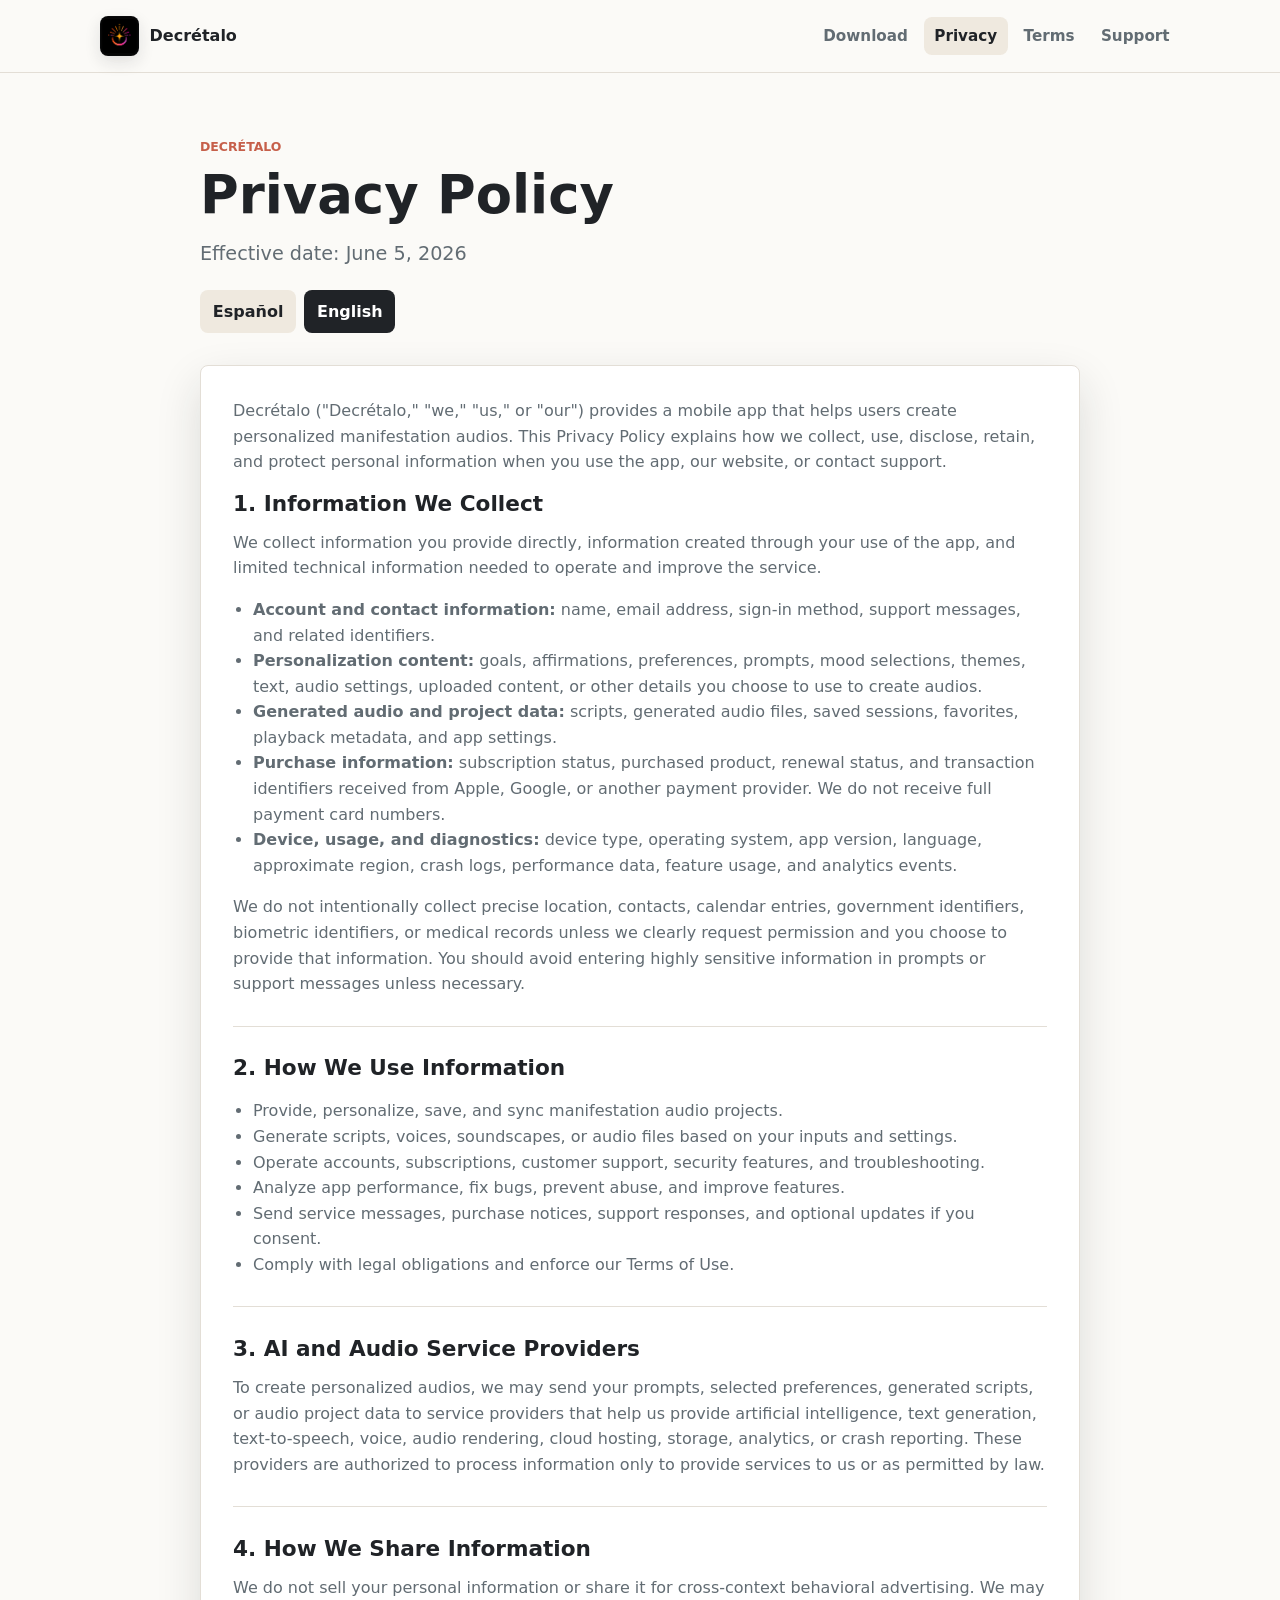
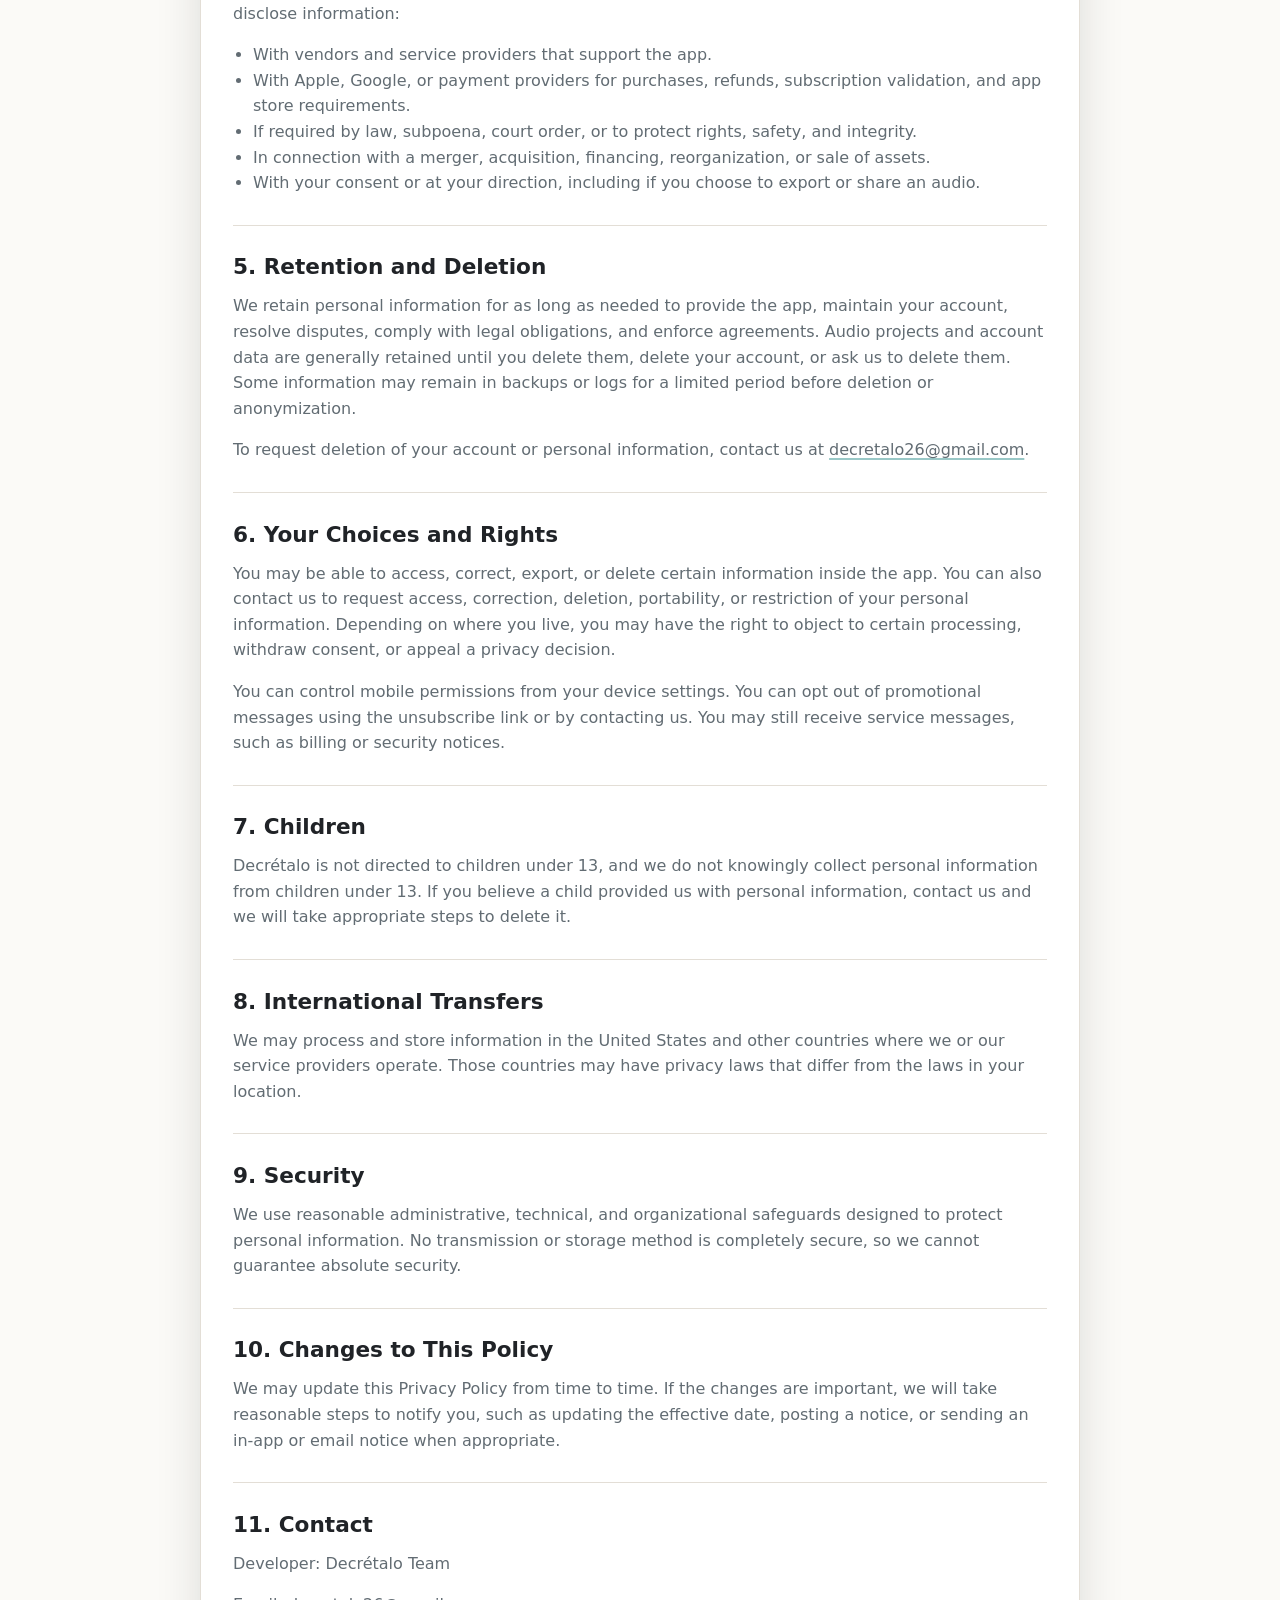
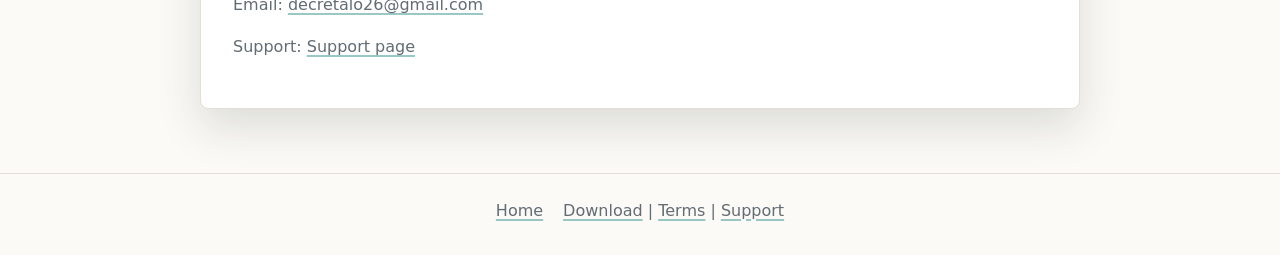
<file: en/privacy/index.html>
<!doctype html>
<html lang="en">
  <head>
    <meta charset="utf-8">
    <meta name="viewport" content="width=device-width, initial-scale=1">
    <title>Privacy Policy | Decrétalo</title>
    <meta name="description" content="Privacy Policy for Decrétalo, a mobile app for creating personalized manifestation audios.">
    <link rel="alternate" hreflang="es" href="https://decretalo.app/privacy/">
    <link rel="alternate" hreflang="en" href="https://decretalo.app/en/privacy/">
    <link rel="icon" href="../../assets/decretalo-logo.png">
    <link rel="stylesheet" href="../../assets/styles.css?v=english-pages">
  </head>
  <body>
    <a class="skip-link" href="#main">Skip to content</a>
    <header class="site-header">
      <nav class="nav" aria-label="Main navigation">
        <a class="brand" href="../../" aria-label="Decrétalo home">
          <img class="brand-logo" src="../../assets/decretalo-logo.png" width="40" height="40" alt="" aria-hidden="true">
          <span>Decrétalo</span>
        </a>
        <div class="nav-links">
          <a href="../../download/">Download</a>
          <a aria-current="page" href="./">Privacy</a>
          <a href="../terms/">Terms</a>
          <a href="../support/">Support</a>
        </div>
      </nav>
    </header>

    <main id="main" class="document-shell">
      <section class="document-hero">
        <p class="eyebrow">Decrétalo</p>
        <h1>Privacy Policy</h1>
        <p class="lead">Effective date: June 5, 2026</p>
        <div class="language-switch" aria-label="Language">
          <a href="../../privacy/">Español</a>
          <a aria-current="true" href="./">English</a>
        </div>
      </section>

      <article class="legal-document">
        <p>Decrétalo ("Decrétalo," "we," "us," or "our") provides a mobile app that helps users create personalized manifestation audios. This Privacy Policy explains how we collect, use, disclose, retain, and protect personal information when you use the app, our website, or contact support.</p>

        <section>
          <h2>1. Information We Collect</h2>
          <p>We collect information you provide directly, information created through your use of the app, and limited technical information needed to operate and improve the service.</p>
          <ul>
            <li><strong>Account and contact information:</strong> name, email address, sign-in method, support messages, and related identifiers.</li>
            <li><strong>Personalization content:</strong> goals, affirmations, preferences, prompts, mood selections, themes, text, audio settings, uploaded content, or other details you choose to use to create audios.</li>
            <li><strong>Generated audio and project data:</strong> scripts, generated audio files, saved sessions, favorites, playback metadata, and app settings.</li>
            <li><strong>Purchase information:</strong> subscription status, purchased product, renewal status, and transaction identifiers received from Apple, Google, or another payment provider. We do not receive full payment card numbers.</li>
            <li><strong>Device, usage, and diagnostics:</strong> device type, operating system, app version, language, approximate region, crash logs, performance data, feature usage, and analytics events.</li>
          </ul>
          <p>We do not intentionally collect precise location, contacts, calendar entries, government identifiers, biometric identifiers, or medical records unless we clearly request permission and you choose to provide that information. You should avoid entering highly sensitive information in prompts or support messages unless necessary.</p>
        </section>

        <section>
          <h2>2. How We Use Information</h2>
          <ul>
            <li>Provide, personalize, save, and sync manifestation audio projects.</li>
            <li>Generate scripts, voices, soundscapes, or audio files based on your inputs and settings.</li>
            <li>Operate accounts, subscriptions, customer support, security features, and troubleshooting.</li>
            <li>Analyze app performance, fix bugs, prevent abuse, and improve features.</li>
            <li>Send service messages, purchase notices, support responses, and optional updates if you consent.</li>
            <li>Comply with legal obligations and enforce our Terms of Use.</li>
          </ul>
        </section>

        <section>
          <h2>3. AI and Audio Service Providers</h2>
          <p>To create personalized audios, we may send your prompts, selected preferences, generated scripts, or audio project data to service providers that help us provide artificial intelligence, text generation, text-to-speech, voice, audio rendering, cloud hosting, storage, analytics, or crash reporting. These providers are authorized to process information only to provide services to us or as permitted by law.</p>
        </section>

        <section>
          <h2>4. How We Share Information</h2>
          <p>We do not sell your personal information or share it for cross-context behavioral advertising. We may disclose information:</p>
          <ul>
            <li>With vendors and service providers that support the app.</li>
            <li>With Apple, Google, or payment providers for purchases, refunds, subscription validation, and app store requirements.</li>
            <li>If required by law, subpoena, court order, or to protect rights, safety, and integrity.</li>
            <li>In connection with a merger, acquisition, financing, reorganization, or sale of assets.</li>
            <li>With your consent or at your direction, including if you choose to export or share an audio.</li>
          </ul>
        </section>

        <section>
          <h2>5. Retention and Deletion</h2>
          <p>We retain personal information for as long as needed to provide the app, maintain your account, resolve disputes, comply with legal obligations, and enforce agreements. Audio projects and account data are generally retained until you delete them, delete your account, or ask us to delete them. Some information may remain in backups or logs for a limited period before deletion or anonymization.</p>
          <p>To request deletion of your account or personal information, contact us at <a href="mailto:decretalo26@gmail.com">decretalo26@gmail.com</a>.</p>
        </section>

        <section>
          <h2>6. Your Choices and Rights</h2>
          <p>You may be able to access, correct, export, or delete certain information inside the app. You can also contact us to request access, correction, deletion, portability, or restriction of your personal information. Depending on where you live, you may have the right to object to certain processing, withdraw consent, or appeal a privacy decision.</p>
          <p>You can control mobile permissions from your device settings. You can opt out of promotional messages using the unsubscribe link or by contacting us. You may still receive service messages, such as billing or security notices.</p>
        </section>

        <section>
          <h2>7. Children</h2>
          <p>Decrétalo is not directed to children under 13, and we do not knowingly collect personal information from children under 13. If you believe a child provided us with personal information, contact us and we will take appropriate steps to delete it.</p>
        </section>

        <section>
          <h2>8. International Transfers</h2>
          <p>We may process and store information in the United States and other countries where we or our service providers operate. Those countries may have privacy laws that differ from the laws in your location.</p>
        </section>

        <section>
          <h2>9. Security</h2>
          <p>We use reasonable administrative, technical, and organizational safeguards designed to protect personal information. No transmission or storage method is completely secure, so we cannot guarantee absolute security.</p>
        </section>

        <section>
          <h2>10. Changes to This Policy</h2>
          <p>We may update this Privacy Policy from time to time. If the changes are important, we will take reasonable steps to notify you, such as updating the effective date, posting a notice, or sending an in-app or email notice when appropriate.</p>
        </section>

        <section>
          <h2>11. Contact</h2>
          <p>Developer: Decrétalo Team</p>
          <p>Email: <a href="mailto:decretalo26@gmail.com">decretalo26@gmail.com</a></p>
          <p>Support: <a href="../support/">Support page</a></p>
        </section>
      </article>
    </main>

    <footer class="site-footer">
      <p><a href="../../">Home</a></p>
      <p><a href="../../download/">Download</a> | <a href="../terms/">Terms</a> | <a href="../support/">Support</a></p>
    </footer>
  </body>
</html>
</file>
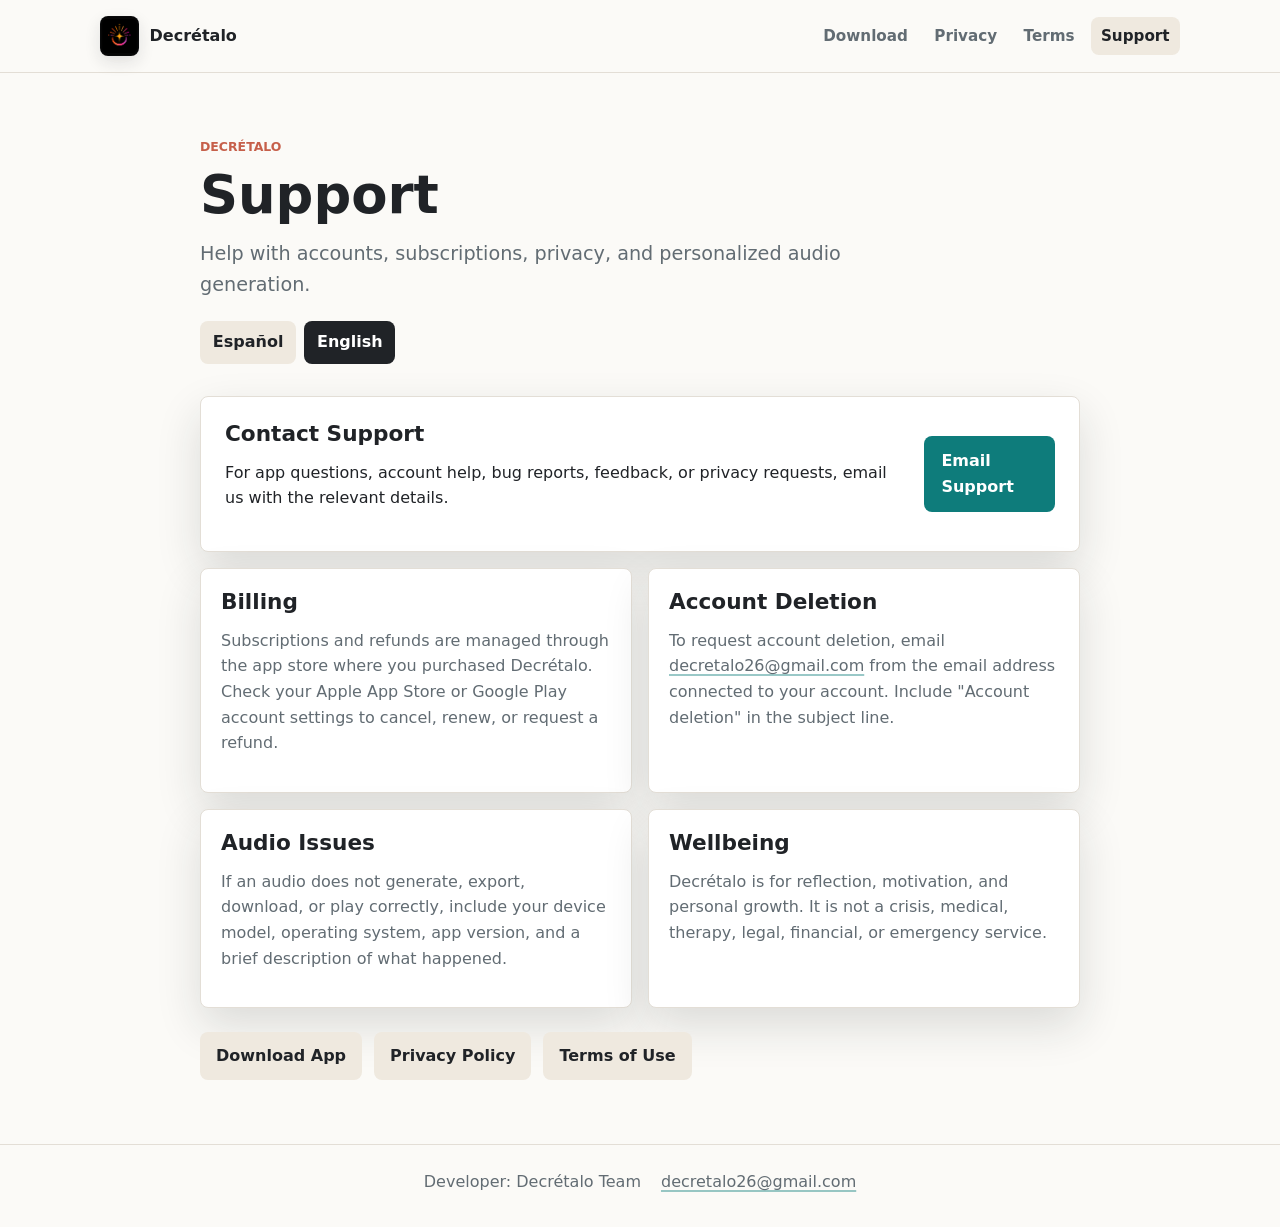
<file: en/support/index.html>
<!doctype html>
<html lang="en">
  <head>
    <meta charset="utf-8">
    <meta name="viewport" content="width=device-width, initial-scale=1">
    <title>Support | Decrétalo</title>
    <meta name="description" content="Decrétalo support page with help for accounts, subscriptions, privacy, and app issues.">
    <link rel="alternate" hreflang="es" href="https://decretalo.app/support/">
    <link rel="alternate" hreflang="en" href="https://decretalo.app/en/support/">
    <link rel="icon" href="../../assets/decretalo-logo.png">
    <link rel="stylesheet" href="../../assets/styles.css?v=english-pages">
  </head>
  <body>
    <a class="skip-link" href="#main">Skip to content</a>
    <header class="site-header">
      <nav class="nav" aria-label="Main navigation">
        <a class="brand" href="../../" aria-label="Decrétalo home">
          <img class="brand-logo" src="../../assets/decretalo-logo.png" width="40" height="40" alt="" aria-hidden="true">
          <span>Decrétalo</span>
        </a>
        <div class="nav-links">
          <a href="../../download/">Download</a>
          <a href="../privacy/">Privacy</a>
          <a href="../terms/">Terms</a>
          <a aria-current="page" href="./">Support</a>
        </div>
      </nav>
    </header>

    <main id="main" class="support-shell">
      <section class="document-hero">
        <p class="eyebrow">Decrétalo</p>
        <h1>Support</h1>
        <p class="lead">Help with accounts, subscriptions, privacy, and personalized audio generation.</p>
        <div class="language-switch" aria-label="Language">
          <a href="../../support/">Español</a>
          <a aria-current="true" href="./">English</a>
        </div>
      </section>

      <section class="support-panel">
        <div>
          <h2>Contact Support</h2>
          <p>For app questions, account help, bug reports, feedback, or privacy requests, email us with the relevant details.</p>
        </div>
        <a class="button primary" href="mailto:decretalo26@gmail.com?subject=Decr%C3%A9talo%20Support">Email Support</a>
      </section>

      <section class="support-grid" aria-label="Support topics">
        <article class="support-card">
          <h2>Billing</h2>
          <p>Subscriptions and refunds are managed through the app store where you purchased Decrétalo. Check your Apple App Store or Google Play account settings to cancel, renew, or request a refund.</p>
        </article>
        <article class="support-card">
          <h2>Account Deletion</h2>
          <p>To request account deletion, email <a href="mailto:decretalo26@gmail.com">decretalo26@gmail.com</a> from the email address connected to your account. Include "Account deletion" in the subject line.</p>
        </article>
        <article class="support-card">
          <h2>Audio Issues</h2>
          <p>If an audio does not generate, export, download, or play correctly, include your device model, operating system, app version, and a brief description of what happened.</p>
        </article>
        <article class="support-card">
          <h2>Wellbeing</h2>
          <p>Decrétalo is for reflection, motivation, and personal growth. It is not a crisis, medical, therapy, legal, financial, or emergency service.</p>
        </article>
      </section>

      <section class="compact-links" aria-label="Legal links">
        <a href="../../download/">Download App</a>
        <a href="../privacy/">Privacy Policy</a>
        <a href="../terms/">Terms of Use</a>
      </section>
    </main>

    <footer class="site-footer">
      <p>Developer: Decrétalo Team</p>
      <p><a href="mailto:decretalo26@gmail.com">decretalo26@gmail.com</a></p>
    </footer>
  </body>
</html>
</file>
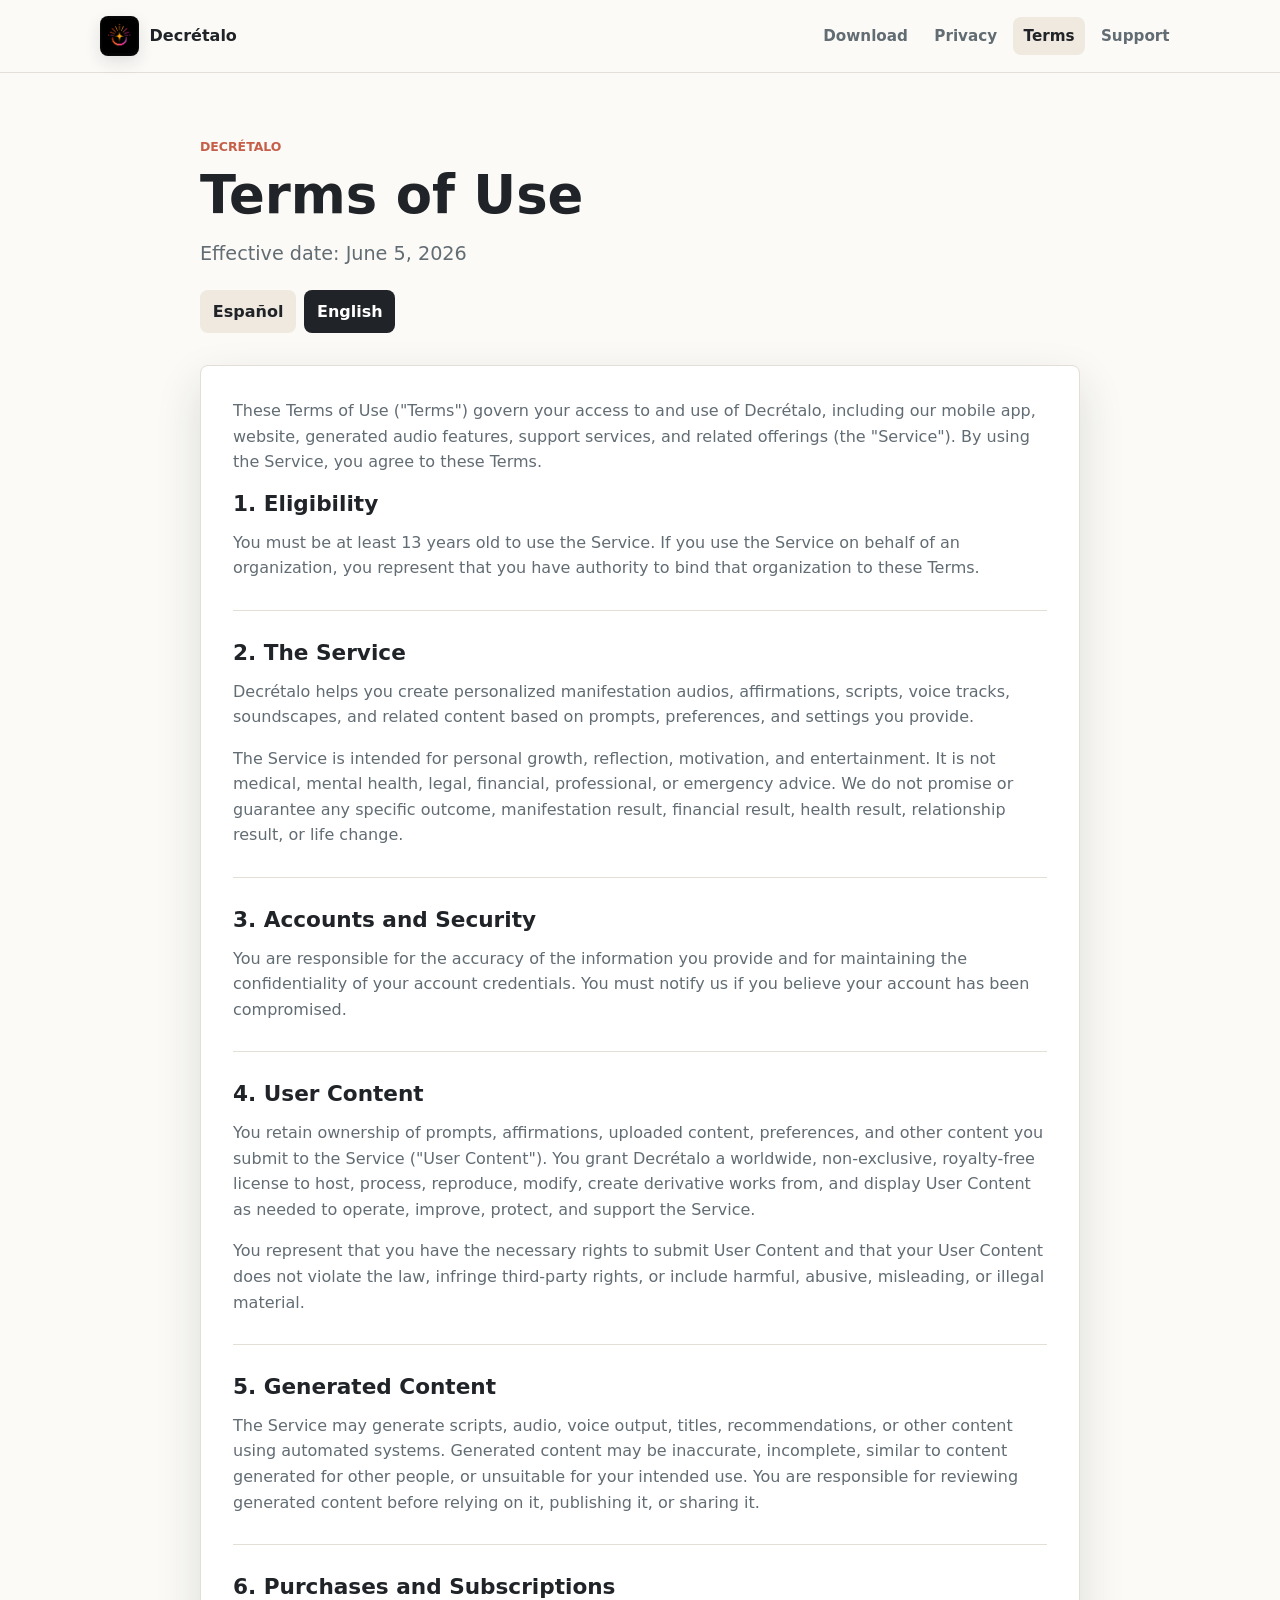
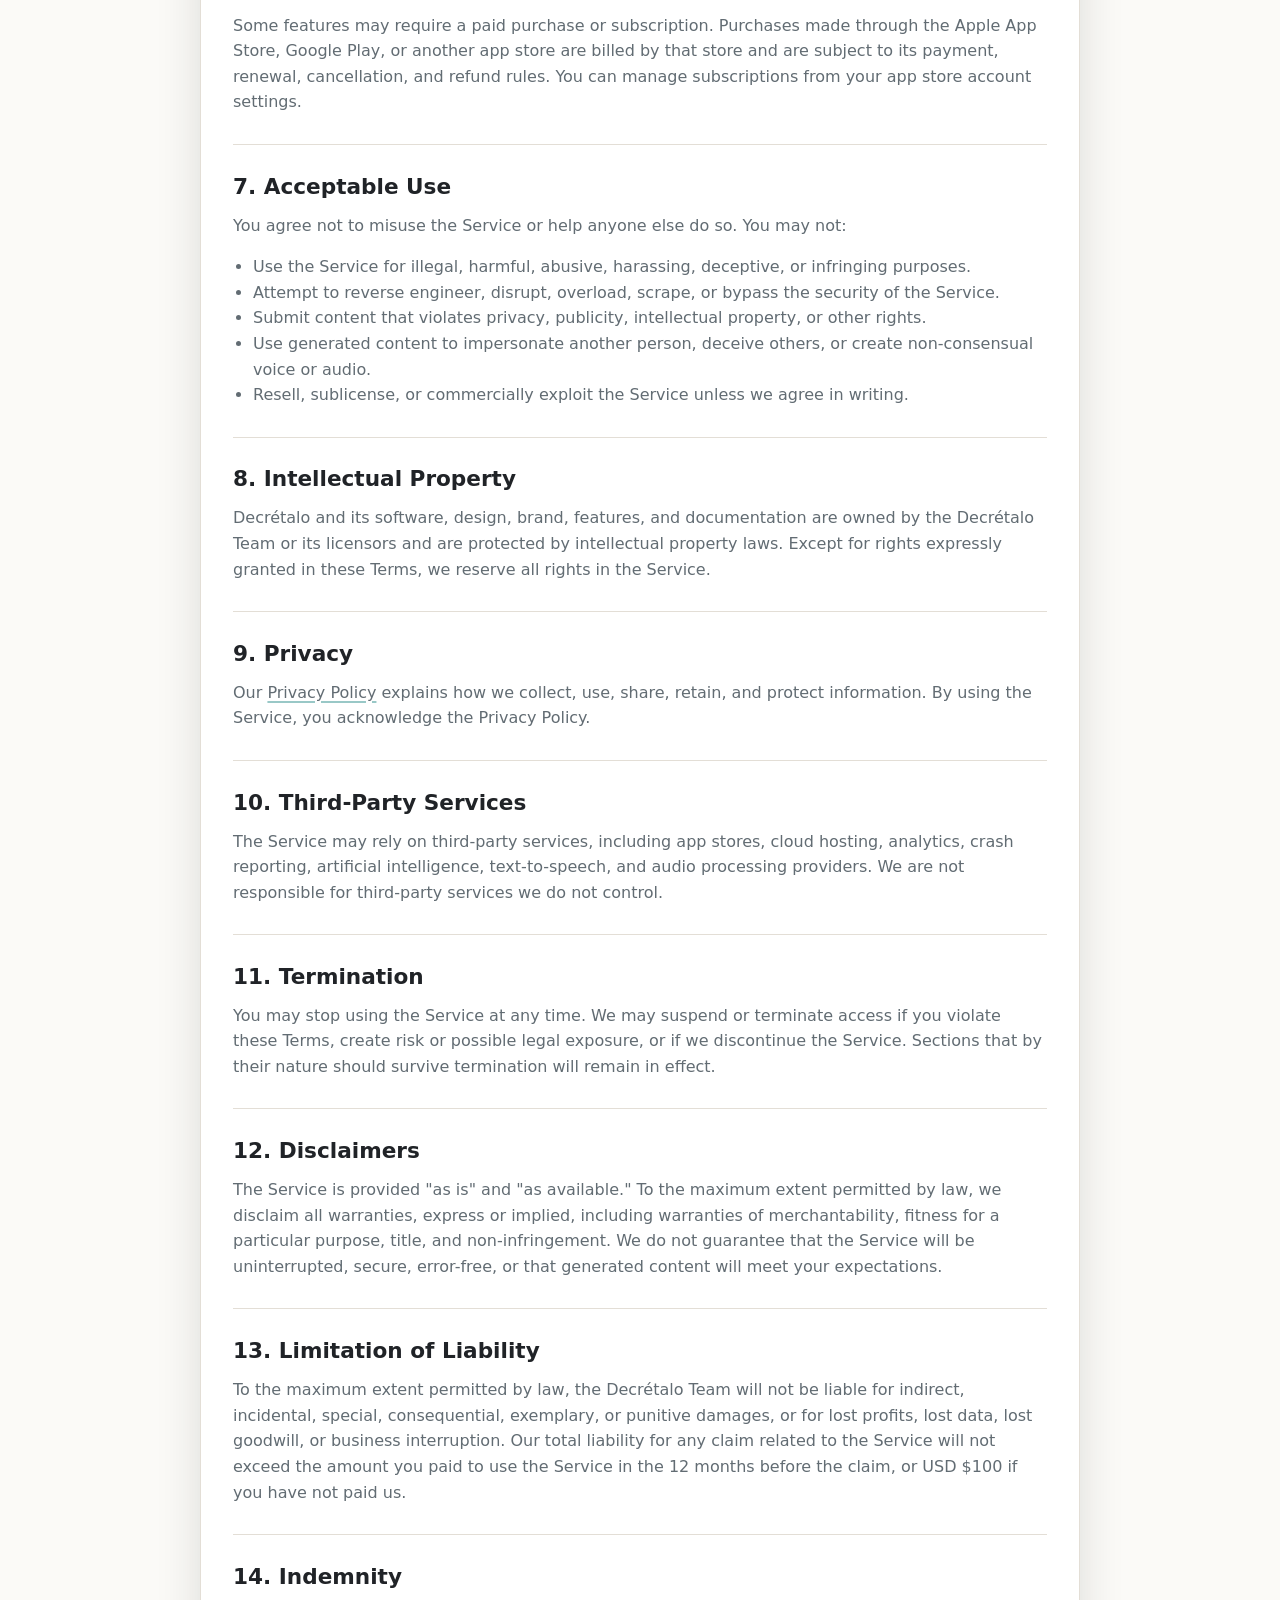
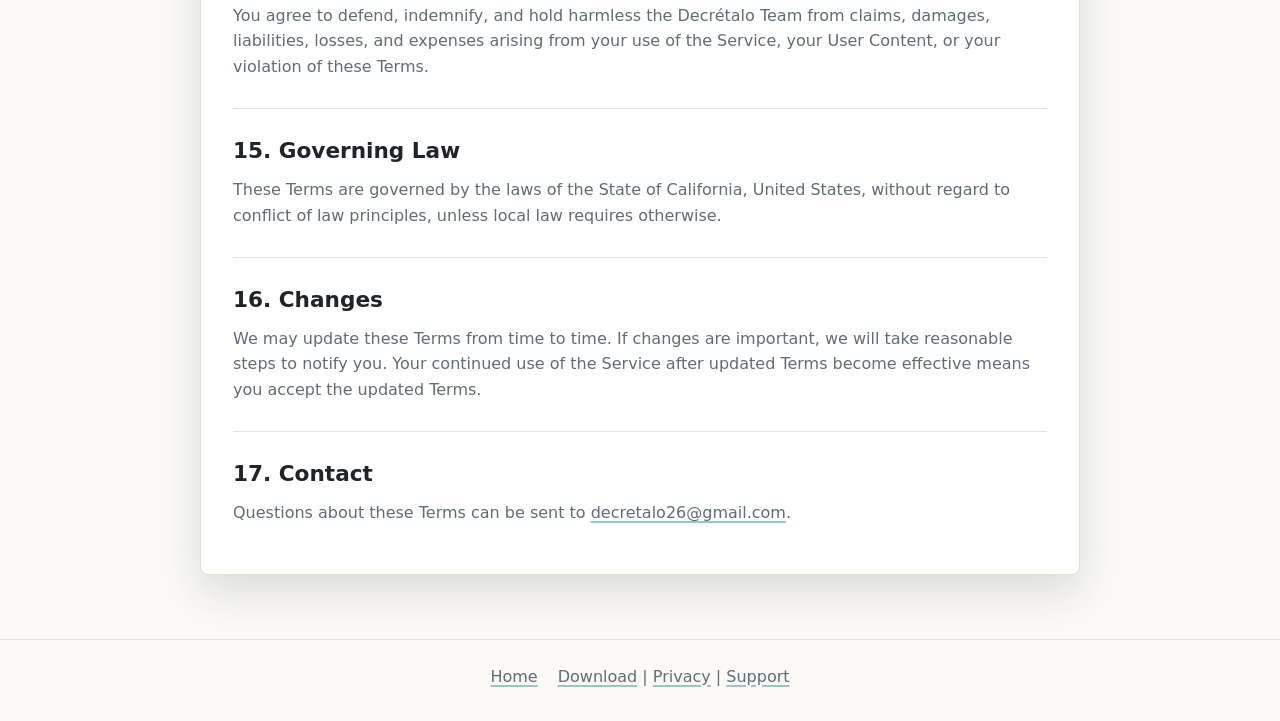
<file: en/terms/index.html>
<!doctype html>
<html lang="en">
  <head>
    <meta charset="utf-8">
    <meta name="viewport" content="width=device-width, initial-scale=1">
    <title>Terms of Use | Decrétalo</title>
    <meta name="description" content="Terms of Use for Decrétalo, a mobile app for creating personalized manifestation audios.">
    <link rel="alternate" hreflang="es" href="https://decretalo.app/terms/">
    <link rel="alternate" hreflang="en" href="https://decretalo.app/en/terms/">
    <link rel="icon" href="../../assets/decretalo-logo.png">
    <link rel="stylesheet" href="../../assets/styles.css?v=english-pages">
  </head>
  <body>
    <a class="skip-link" href="#main">Skip to content</a>
    <header class="site-header">
      <nav class="nav" aria-label="Main navigation">
        <a class="brand" href="../../" aria-label="Decrétalo home">
          <img class="brand-logo" src="../../assets/decretalo-logo.png" width="40" height="40" alt="" aria-hidden="true">
          <span>Decrétalo</span>
        </a>
        <div class="nav-links">
          <a href="../../download/">Download</a>
          <a href="../privacy/">Privacy</a>
          <a aria-current="page" href="./">Terms</a>
          <a href="../support/">Support</a>
        </div>
      </nav>
    </header>

    <main id="main" class="document-shell">
      <section class="document-hero">
        <p class="eyebrow">Decrétalo</p>
        <h1>Terms of Use</h1>
        <p class="lead">Effective date: June 5, 2026</p>
        <div class="language-switch" aria-label="Language">
          <a href="../../terms/">Español</a>
          <a aria-current="true" href="./">English</a>
        </div>
      </section>

      <article class="legal-document">
        <p>These Terms of Use ("Terms") govern your access to and use of Decrétalo, including our mobile app, website, generated audio features, support services, and related offerings (the "Service"). By using the Service, you agree to these Terms.</p>

        <section>
          <h2>1. Eligibility</h2>
          <p>You must be at least 13 years old to use the Service. If you use the Service on behalf of an organization, you represent that you have authority to bind that organization to these Terms.</p>
        </section>

        <section>
          <h2>2. The Service</h2>
          <p>Decrétalo helps you create personalized manifestation audios, affirmations, scripts, voice tracks, soundscapes, and related content based on prompts, preferences, and settings you provide.</p>
          <p>The Service is intended for personal growth, reflection, motivation, and entertainment. It is not medical, mental health, legal, financial, professional, or emergency advice. We do not promise or guarantee any specific outcome, manifestation result, financial result, health result, relationship result, or life change.</p>
        </section>

        <section>
          <h2>3. Accounts and Security</h2>
          <p>You are responsible for the accuracy of the information you provide and for maintaining the confidentiality of your account credentials. You must notify us if you believe your account has been compromised.</p>
        </section>

        <section>
          <h2>4. User Content</h2>
          <p>You retain ownership of prompts, affirmations, uploaded content, preferences, and other content you submit to the Service ("User Content"). You grant Decrétalo a worldwide, non-exclusive, royalty-free license to host, process, reproduce, modify, create derivative works from, and display User Content as needed to operate, improve, protect, and support the Service.</p>
          <p>You represent that you have the necessary rights to submit User Content and that your User Content does not violate the law, infringe third-party rights, or include harmful, abusive, misleading, or illegal material.</p>
        </section>

        <section>
          <h2>5. Generated Content</h2>
          <p>The Service may generate scripts, audio, voice output, titles, recommendations, or other content using automated systems. Generated content may be inaccurate, incomplete, similar to content generated for other people, or unsuitable for your intended use. You are responsible for reviewing generated content before relying on it, publishing it, or sharing it.</p>
        </section>

        <section>
          <h2>6. Purchases and Subscriptions</h2>
          <p>Some features may require a paid purchase or subscription. Purchases made through the Apple App Store, Google Play, or another app store are billed by that store and are subject to its payment, renewal, cancellation, and refund rules. You can manage subscriptions from your app store account settings.</p>
        </section>

        <section>
          <h2>7. Acceptable Use</h2>
          <p>You agree not to misuse the Service or help anyone else do so. You may not:</p>
          <ul>
            <li>Use the Service for illegal, harmful, abusive, harassing, deceptive, or infringing purposes.</li>
            <li>Attempt to reverse engineer, disrupt, overload, scrape, or bypass the security of the Service.</li>
            <li>Submit content that violates privacy, publicity, intellectual property, or other rights.</li>
            <li>Use generated content to impersonate another person, deceive others, or create non-consensual voice or audio.</li>
            <li>Resell, sublicense, or commercially exploit the Service unless we agree in writing.</li>
          </ul>
        </section>

        <section>
          <h2>8. Intellectual Property</h2>
          <p>Decrétalo and its software, design, brand, features, and documentation are owned by the Decrétalo Team or its licensors and are protected by intellectual property laws. Except for rights expressly granted in these Terms, we reserve all rights in the Service.</p>
        </section>

        <section>
          <h2>9. Privacy</h2>
          <p>Our <a href="../privacy/">Privacy Policy</a> explains how we collect, use, share, retain, and protect information. By using the Service, you acknowledge the Privacy Policy.</p>
        </section>

        <section>
          <h2>10. Third-Party Services</h2>
          <p>The Service may rely on third-party services, including app stores, cloud hosting, analytics, crash reporting, artificial intelligence, text-to-speech, and audio processing providers. We are not responsible for third-party services we do not control.</p>
        </section>

        <section>
          <h2>11. Termination</h2>
          <p>You may stop using the Service at any time. We may suspend or terminate access if you violate these Terms, create risk or possible legal exposure, or if we discontinue the Service. Sections that by their nature should survive termination will remain in effect.</p>
        </section>

        <section>
          <h2>12. Disclaimers</h2>
          <p>The Service is provided "as is" and "as available." To the maximum extent permitted by law, we disclaim all warranties, express or implied, including warranties of merchantability, fitness for a particular purpose, title, and non-infringement. We do not guarantee that the Service will be uninterrupted, secure, error-free, or that generated content will meet your expectations.</p>
        </section>

        <section>
          <h2>13. Limitation of Liability</h2>
          <p>To the maximum extent permitted by law, the Decrétalo Team will not be liable for indirect, incidental, special, consequential, exemplary, or punitive damages, or for lost profits, lost data, lost goodwill, or business interruption. Our total liability for any claim related to the Service will not exceed the amount you paid to use the Service in the 12 months before the claim, or USD $100 if you have not paid us.</p>
        </section>

        <section>
          <h2>14. Indemnity</h2>
          <p>You agree to defend, indemnify, and hold harmless the Decrétalo Team from claims, damages, liabilities, losses, and expenses arising from your use of the Service, your User Content, or your violation of these Terms.</p>
        </section>

        <section>
          <h2>15. Governing Law</h2>
          <p>These Terms are governed by the laws of the State of California, United States, without regard to conflict of law principles, unless local law requires otherwise.</p>
        </section>

        <section>
          <h2>16. Changes</h2>
          <p>We may update these Terms from time to time. If changes are important, we will take reasonable steps to notify you. Your continued use of the Service after updated Terms become effective means you accept the updated Terms.</p>
        </section>

        <section>
          <h2>17. Contact</h2>
          <p>Questions about these Terms can be sent to <a href="mailto:decretalo26@gmail.com">decretalo26@gmail.com</a>.</p>
        </section>
      </article>
    </main>

    <footer class="site-footer">
      <p><a href="../../">Home</a></p>
      <p><a href="../../download/">Download</a> | <a href="../privacy/">Privacy</a> | <a href="../support/">Support</a></p>
    </footer>
  </body>
</html>
</file>
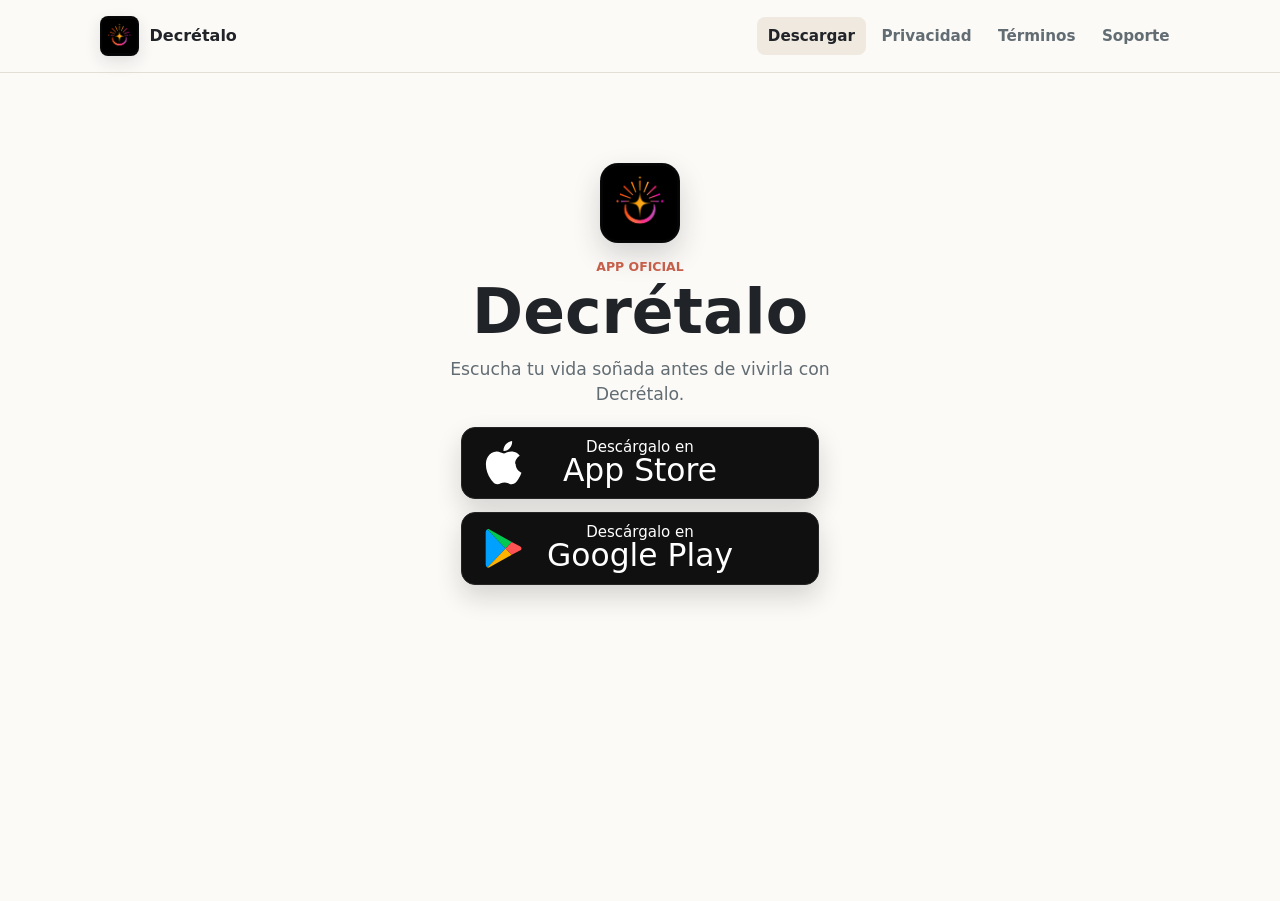
<file: es/download/index.html>
<!doctype html>
<html lang="es">
  <head>
    <meta charset="utf-8">
    <meta name="viewport" content="width=device-width, initial-scale=1">
    <title>Redireccionando | Decrétalo</title>
    <meta name="robots" content="noindex">
    <meta http-equiv="refresh" content="0; url=../../descargar/">
    <link rel="canonical" href="https://decretalo.app/descargar/">
    <link rel="icon" href="../../assets/decretalo-logo.png">
  </head>
  <body>
    <p>Redireccionando a <a href="../../descargar/">la página de descarga</a>.</p>
  </body>
</html>
</file>
<file: assets/styles.css>
:root {
  --ink: #202327;
  --muted: #626c73;
  --paper: #fbfaf7;
  --surface: #ffffff;
  --teal: #0e7c7b;
  --coral: #c65f4a;
  --gold: #b88a2d;
  --line: #e3ded6;
  --shadow: 0 18px 45px rgba(28, 35, 38, 0.14);
}

* {
  box-sizing: border-box;
}

html {
  background: var(--paper);
  color: var(--ink);
  font-family: Inter, ui-sans-serif, system-ui, -apple-system, BlinkMacSystemFont, "Segoe UI", sans-serif;
  line-height: 1.6;
}

body {
  margin: 0;
}

img {
  display: block;
  max-width: 100%;
}

a {
  color: inherit;
  text-decoration-color: rgba(14, 124, 123, 0.42);
  text-decoration-thickness: 2px;
  text-underline-offset: 3px;
}

a:hover {
  text-decoration-color: var(--coral);
}

.skip-link {
  background: var(--ink);
  color: #fff;
  left: 1rem;
  padding: 0.7rem 0.9rem;
  position: fixed;
  top: -5rem;
  z-index: 20;
}

.skip-link:focus {
  top: 1rem;
}

.site-header {
  background: rgba(251, 250, 247, 0.93);
  border-bottom: 1px solid var(--line);
  position: sticky;
  top: 0;
  z-index: 10;
}

.nav {
  align-items: center;
  display: flex;
  gap: 1rem;
  justify-content: space-between;
  margin: 0 auto;
  max-width: 1120px;
  min-height: 4.5rem;
  padding: 0 1.25rem;
}

.brand {
  align-items: center;
  display: inline-flex;
  font-weight: 800;
  gap: 0.65rem;
  text-decoration: none;
}

.brand-logo {
  background: #050505;
  border: 1px solid rgba(32, 35, 39, 0.18);
  border-radius: 8px;
  box-shadow: 0 6px 16px rgba(32, 35, 39, 0.12);
  height: 2.45rem;
  object-fit: cover;
  padding: 0.08rem;
  width: 2.45rem;
}

.nav-links {
  align-items: center;
  display: flex;
  flex-wrap: wrap;
  gap: 0.35rem;
  justify-content: flex-end;
}

.nav-links a {
  border-radius: 8px;
  color: var(--muted);
  font-size: 0.95rem;
  font-weight: 700;
  padding: 0.45rem 0.65rem;
  text-decoration: none;
}

.nav-links a:hover,
.nav-links a[aria-current="page"] {
  background: #efe9df;
  color: var(--ink);
}

.hero {
  display: grid;
  min-height: 30rem;
  overflow: hidden;
  position: relative;
}

.hero-media {
  inset: 0;
  position: absolute;
}

.hero-media::after {
  background: rgba(19, 23, 25, 0.42);
  content: "";
  inset: 0;
  position: absolute;
}

.hero-media img {
  height: 100%;
  object-fit: cover;
  width: 100%;
}

.hero-content {
  align-self: end;
  color: #fff;
  max-width: 720px;
  padding: 7rem 1.25rem 4rem;
  position: relative;
  width: min(100%, 1120px);
  margin: 0 auto;
}

.eyebrow {
  color: inherit;
  font-size: 0.78rem;
  font-weight: 800;
  letter-spacing: 0;
  margin: 0 0 0.7rem;
  text-transform: uppercase;
}

h1,
h2,
h3,
p {
  margin-top: 0;
}

h1 {
  font-size: 3.3rem;
  line-height: 1.04;
  margin-bottom: 1rem;
}

h2 {
  font-size: 1.35rem;
  line-height: 1.25;
  margin-bottom: 0.75rem;
}

.lead {
  font-size: 1.2rem;
  max-width: 44rem;
}

.hero-actions,
.compact-links {
  display: flex;
  flex-wrap: wrap;
  gap: 0.75rem;
  margin-top: 1.5rem;
}

.button {
  align-items: center;
  border: 1px solid transparent;
  border-radius: 8px;
  cursor: pointer;
  display: inline-flex;
  font: inherit;
  font-weight: 800;
  justify-content: center;
  min-height: 2.85rem;
  padding: 0.7rem 1rem;
  text-decoration: none;
}

.button.primary {
  background: var(--teal);
  color: #fff;
}

.button.secondary {
  background: rgba(255, 255, 255, 0.92);
  color: var(--ink);
}

.button:hover {
  transform: translateY(-1px);
}

.link-grid,
.support-grid {
  display: grid;
  gap: 1rem;
  grid-template-columns: repeat(auto-fit, minmax(14rem, 1fr));
  margin: 0 auto;
  max-width: 1120px;
  padding: 3rem 1.25rem;
}

.resource-card,
.support-card,
.support-panel,
.legal-document {
  background: var(--surface);
  border: 1px solid var(--line);
  border-radius: 8px;
  box-shadow: var(--shadow);
}

.resource-card {
  display: grid;
  gap: 0.8rem;
  min-height: 12rem;
  padding: 1.25rem;
  text-decoration: none;
}

.resource-label {
  color: var(--ink);
  font-size: 1.1rem;
  font-weight: 800;
}

.resource-copy,
.support-card p,
.legal-document p,
.legal-document li {
  color: var(--muted);
}

.document-shell,
.support-shell,
.download-shell {
  margin: 0 auto;
  max-width: 920px;
  padding: 0 1.25rem 4rem;
}

.minimal-download-shell {
  display: grid;
  max-width: none;
  min-height: calc(100vh - 4.5rem);
  min-height: calc(100svh - 4.5rem);
  padding: clamp(3.5rem, 10vh, 6.5rem) 1.25rem 4rem;
  place-items: start center;
}

.minimal-download-shell .download-panel {
  background: transparent;
  border: 0;
  box-shadow: none;
  padding: 0;
  width: min(100%, 31rem);
}

.minimal-download-shell .download-button {
  justify-content: center;
  justify-self: center;
}

.download-card {
  gap: 1.35rem;
  padding: 0;
}

.download-card-brand {
  align-items: center;
  display: grid;
  gap: 0.35rem;
  justify-items: center;
  text-align: center;
}

.download-card-logo {
  background: #050505;
  border: 1px solid rgba(32, 35, 39, 0.18);
  border-radius: 18px;
  box-shadow: 0 12px 28px rgba(32, 35, 39, 0.18);
  height: 5rem;
  object-fit: cover;
  padding: 0.12rem;
  width: 5rem;
}

.download-card-kicker {
  color: var(--coral);
  font-size: 0.78rem;
  font-weight: 800;
  margin: 0.5rem 0 0;
  text-transform: uppercase;
}

.download-card-brand h1 {
  font-size: clamp(2.65rem, 8vw, 3.85rem);
  line-height: 1;
  margin: 0;
}

.download-card-subtitle {
  color: var(--muted);
  font-size: 1.08rem;
  line-height: 1.45;
  margin: 0.45rem auto 0;
  max-width: 28rem;
}

.store-buttons {
  display: grid;
  gap: 0.8rem;
  justify-items: center;
  width: 100%;
}

.download-shell .language-switch {
  display: none;
}

.document-hero {
  padding: 4rem 0 2rem;
}

.document-hero .eyebrow {
  color: var(--coral);
}

.document-hero h1 {
  color: var(--ink);
}

.document-hero .lead {
  color: var(--muted);
}

.language-switch {
  display: flex;
  flex-wrap: wrap;
  gap: 0.5rem;
  margin-top: 1.25rem;
}

.language-switch a {
  background: #efe9df;
  border-radius: 8px;
  font-weight: 800;
  padding: 0.55rem 0.8rem;
  text-decoration: none;
}

.language-switch a[aria-current="true"] {
  background: var(--ink);
  color: #fff;
}

.legal-document {
  padding: 2rem;
}

.legal-document section + section {
  border-top: 1px solid var(--line);
  margin-top: 1.8rem;
  padding-top: 1.8rem;
}

.legal-document ul {
  padding-left: 1.25rem;
}

.support-panel {
  align-items: center;
  display: flex;
  gap: 1.5rem;
  justify-content: space-between;
  margin-bottom: 1rem;
  padding: 1.5rem;
}

.support-grid {
  grid-template-columns: repeat(2, minmax(0, 1fr));
  padding: 0;
}

.support-card {
  padding: 1.25rem;
}

.download-panel {
  background: var(--surface);
  border: 1px solid var(--line);
  border-radius: 8px;
  box-shadow: var(--shadow);
  display: grid;
  gap: 1.25rem;
  padding: 1.5rem;
}

.browser-note {
  background: #efe9df;
  border: 1px solid var(--line);
  border-radius: 8px;
  color: var(--ink);
  padding: 1rem;
}

.browser-note p {
  margin: 0;
}

.download-button {
  align-items: center;
  background: #101010;
  border: 1px solid #252525;
  border-radius: 14px;
  box-shadow: 0 12px 26px rgba(16, 16, 16, 0.16);
  color: #fff;
  display: inline-flex;
  gap: 0.82rem;
  min-height: 4.55rem;
  padding: 0.58rem 1rem 0.64rem;
  position: relative;
  text-align: center;
  text-decoration: none;
  width: min(100%, 22.4rem);
}

.download-button-icon {
  align-items: center;
  display: inline-flex;
  flex: 0 0 auto;
  height: 2.8rem;
  justify-content: center;
  left: 1.4rem;
  opacity: 1;
  position: absolute;
  width: 2.45rem;
}

.download-button-icon svg {
  color: #fff;
  height: 100%;
  width: 100%;
}

.download-button-icon path {
  fill: currentColor;
}

.google-play-icon .play-blue {
  fill: #00a0ff;
}

.google-play-icon .play-green {
  fill: #00c853;
}

.google-play-icon .play-yellow {
  fill: #ffb300;
}

.google-play-icon .play-red {
  fill: #ff5252;
}

.download-button-copy {
  display: grid;
  gap: 0.02rem;
  justify-items: center;
  text-align: center;
}

.download-button strong {
  font-size: 1.96rem;
  font-weight: 500;
  line-height: 0.98;
}

.download-button-copy > span {
  font-size: 0.94rem;
  font-weight: 500;
  line-height: 1;
  opacity: 1;
}

.download-button:hover {
  background: #000;
  transform: translateY(-1px);
}

.download-meta {
  color: var(--muted);
  margin: 0;
  text-align: center;
}

.tiktok-browser-hint[hidden] {
  display: none;
}

.tiktok-browser-hint {
  align-items: flex-start;
  background: var(--paper);
  color: var(--ink);
  display: flex;
  inset: 0;
  justify-content: center;
  pointer-events: none;
  position: fixed;
  padding: max(7rem, 18vh) 1.25rem 2rem;
  z-index: 25;
}

.tiktok-hint-arrow {
  color: #dc2626;
  height: 4.6rem;
  overflow: visible;
  position: absolute;
  right: 0.55rem;
  top: max(0.25rem, env(safe-area-inset-top));
  width: 5.2rem;
}

.tiktok-hint-arrow path {
  fill: none;
  stroke: currentColor;
  stroke-linecap: round;
  stroke-linejoin: round;
  stroke-width: 7;
}

.tiktok-browser-hint ol {
  background: #fff;
  border: 1px solid var(--line);
  border-radius: 24px;
  box-shadow: var(--shadow);
  display: grid;
  gap: 1rem;
  font-size: clamp(1.5rem, 7vw, 2.6rem);
  font-weight: 800;
  line-height: 1.16;
  margin: 0;
  max-width: 34rem;
  padding: 1.4rem 1.4rem 1.4rem 3.1rem;
  width: min(100%, 34rem);
}

.tiktok-browser-hint li::marker {
  color: #dc2626;
}

body.tiktok-webview-mode {
  background: var(--paper);
}

body.tiktok-webview-mode .site-header,
body.tiktok-webview-mode .download-shell > .document-hero,
body.tiktok-webview-mode .download-shell > .download-panel,
body.tiktok-webview-mode .site-footer {
  display: none;
}

.compact-links a {
  background: #efe9df;
  border-radius: 8px;
  font-weight: 800;
  padding: 0.7rem 1rem;
  text-decoration: none;
}

.site-footer {
  border-top: 1px solid var(--line);
  color: var(--muted);
  display: flex;
  flex-wrap: wrap;
  gap: 0.75rem 1.25rem;
  justify-content: center;
  padding: 1.5rem 1.25rem 2rem;
  text-align: center;
}

.site-footer p {
  margin: 0;
}

@media (max-width: 760px) {
  .nav {
    align-items: flex-start;
    flex-direction: column;
    gap: 0.65rem;
    padding-bottom: 0.85rem;
    padding-top: 0.85rem;
  }

  .nav-links {
    justify-content: flex-start;
  }

  .hero {
    min-height: 34rem;
  }

  .hero-content {
    padding-bottom: 3rem;
    padding-top: 8rem;
  }

  h1 {
    font-size: 2.35rem;
  }

  .lead {
    font-size: 1.05rem;
  }

  .link-grid,
  .support-grid {
    grid-template-columns: 1fr;
  }

  .support-panel {
    align-items: stretch;
    flex-direction: column;
  }

  .download-panel {
    padding: 1.25rem;
  }

  .download-button strong {
    font-size: 1.75rem;
  }

  .download-button-icon {
    height: 2.45rem;
    width: 2.15rem;
  }

  .download-button-icon svg {
    height: 100%;
    width: 100%;
  }

  .tiktok-hint-arrow {
    height: 4.1rem;
    width: 4.7rem;
  }

  .tiktok-browser-hint ol {
    border-radius: 20px;
    padding: 1.15rem 1rem 1.15rem 2.65rem;
  }

  .legal-document {
    padding: 1.25rem;
  }
}
</file>
